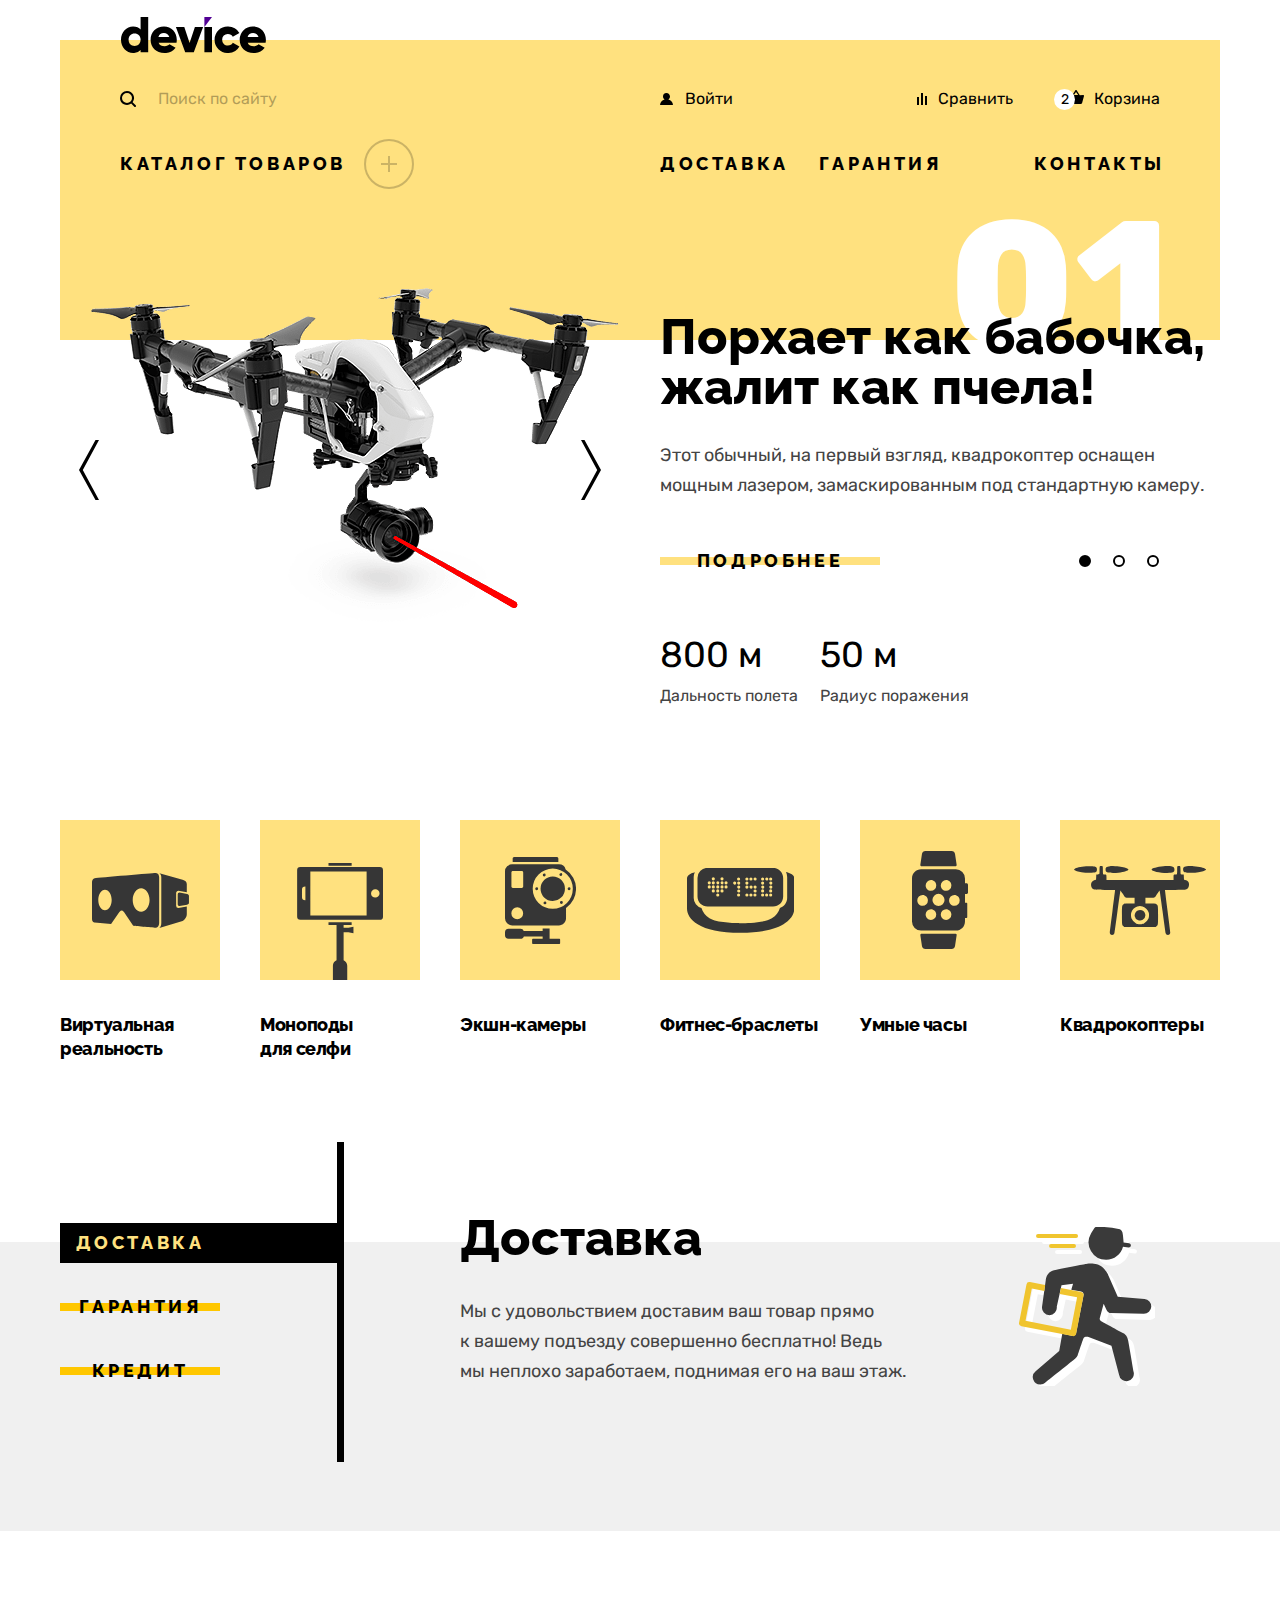
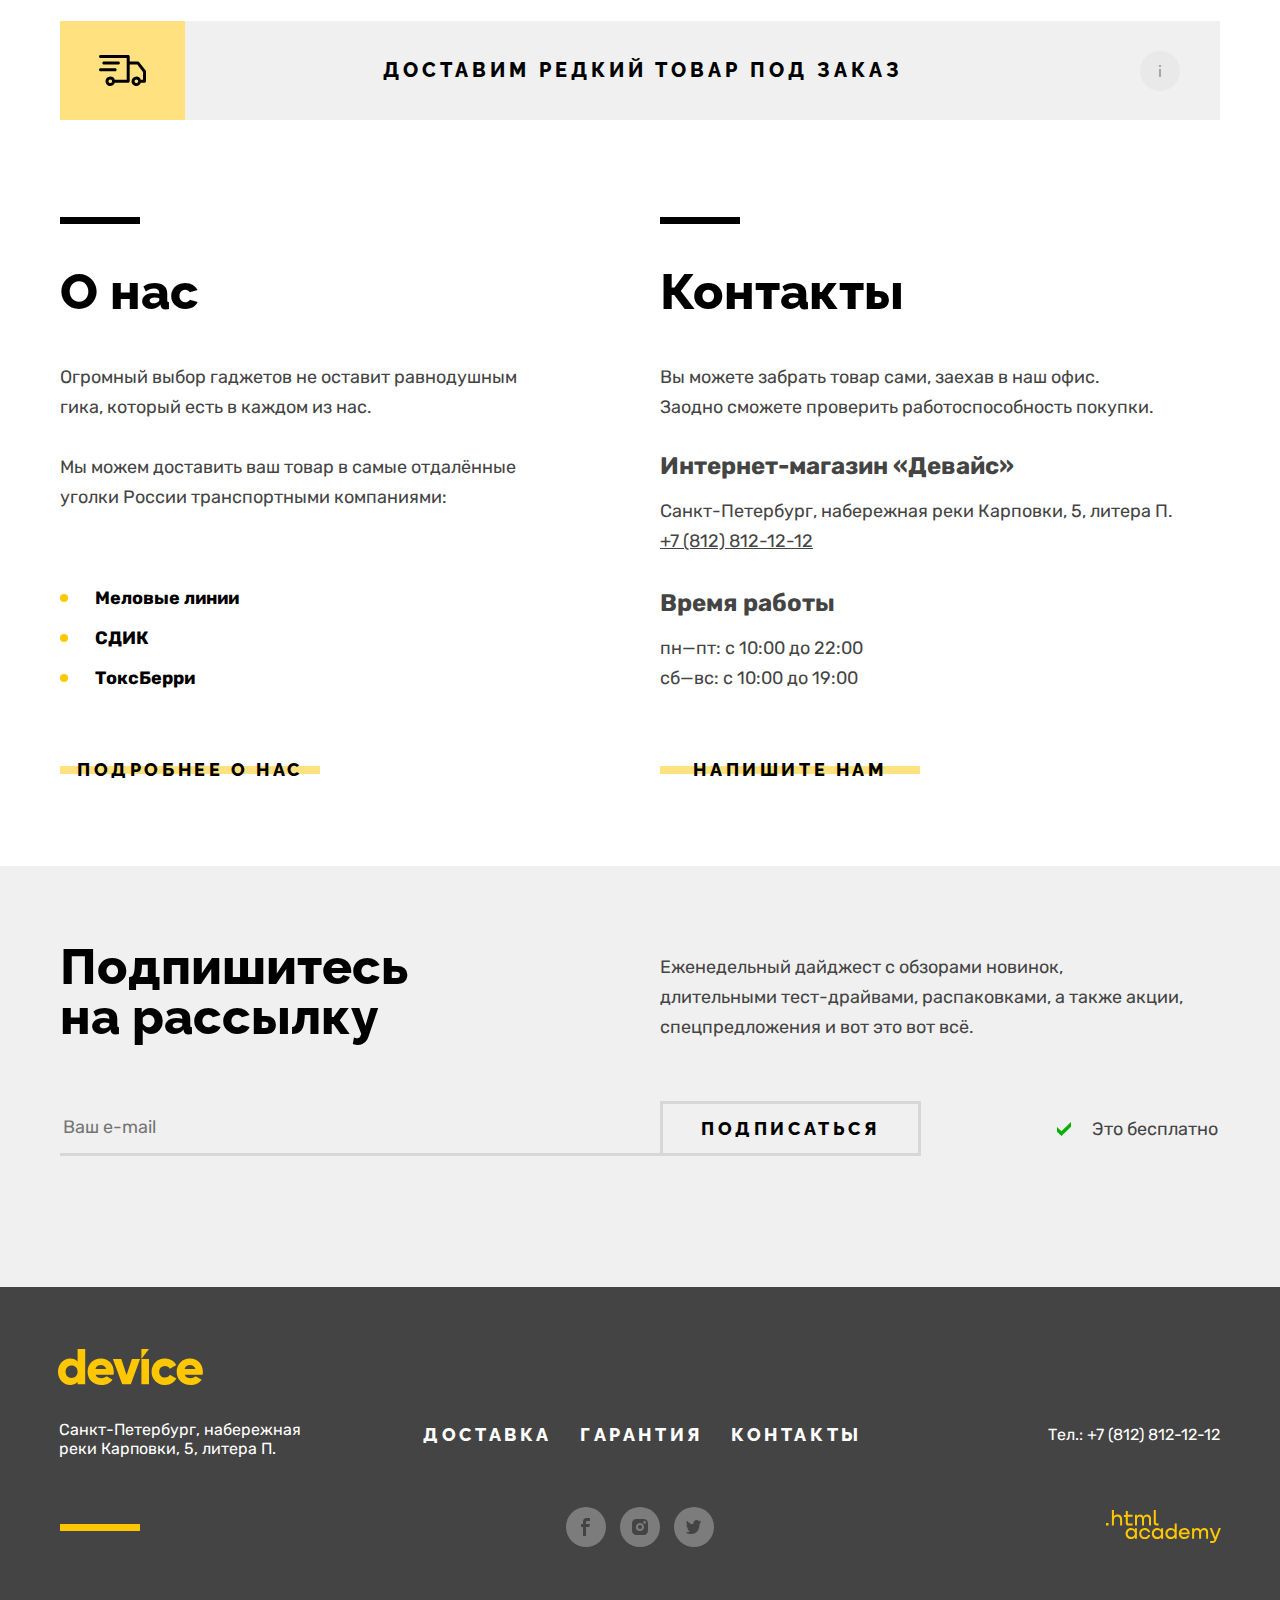
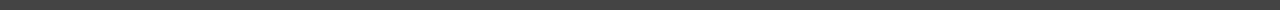
<file: index.html>
<!DOCTYPE html>
<html lang="ru">
  <head>
    <meta charset="utf-8">
    <title>HTML Academy: Девайс</title>
    <link rel="stylesheet" href="styles/styles.css">
    <link rel="icon" href="img/favicon.ico">
  </head>
  <body>
    <!-- Шапка -->
    <header class="page-header">

      <!-- Главный заголовок -->
      <h1 class="visually-hidden">Интернет-магазин "Девайс"</h1>
      <nav class="navigation">

        <!-- Логотип -->
        <div class="navigation-container">
          <img class="logo-link logo-header" src="img/logo/logo.svg" width="145" height="36" alt='Логотип интернет-магазина "Девайс"'>
        </div>

        <!-- Поиск по сайту -->
        <div class="navigation-container">
          <form class="search-form" action="https://echo.htmlacademy.ru/" method="get">
            <svg class="search-icon" aria-hidden="true" focusable="false" width="16" height="16" fill="#000" xmlns="http://www.w3.org/2000/svg">
              <path fill-rule="evenodd" clip-rule="evenodd" d="m15.7 14.3-3.1-3.1A7 7 0 0 0 7 0a7 7 0 0 0-7 7 7 7 0 0 0 11.2 5.6l3.1 3.1c.2.2.4.3.7.3.6 0 1-.4 1-1a1 1 0 0 0-.3-.7ZM2 7a5 5 0 0 1 5-5 5 5 0 0 1 5 5 5 5 0 0 1-5 5 5 5 0 0 1-5-5Z"/>
            </svg>
            <label class="visually-hidden" for="search-field">Поиск по сайту</label>
            <input class="search navigation-status" id="search-field" type="search" name="page-search" value="Поиск по сайту">
            <button class="search-button" type="submit">Найти</button>
          </form>

          <!-- Пользовательское меню -->
          <ul class="navigation-user list">
            <li class="navigation-user-item">
              <a class="navigation-user-link navigation-status" href="#"><span class="login">Войти</span></a>
            </li>
            <li class="navigation-user-item">
              <a class="navigation-user-link navigation-status" href="#"><span class="compare">Сравнить</span></a>
            </li>
            <li class="navigation-user-item">
              <a class="navigation-user-link navigation-status cart-link" href="#"><span class="cart">Корзина</span></a>

              <!-- Попап корзины -->
              <div class="popup popup-cart">
                <button class="popup-close-button button">
                  <span class="visually-hidden">Закрыть</span>
                </button>
                <div class="popup-content">
                  <h2 class="popup-title visually-hidden">Корзина</h2>
                  <ul class="cart-items-list list">
                    <li class="cart-item">
                      <a class="cart-item-link" href="#">
                        <span class="cart-item-icon monopod-1"></span>
                        <p class="cart-item-title">Любительская<br> селфи-палка</p>
                      </a>
                      <button class="cart-item-button button" type="button">
                        <svg class="delete-item" width="11" height="11" fill="#fff" xmlns="http://www.w3.org/2000/svg">
                          <path fill-rule="evenodd" clip-rule="evenodd" d="m11 1-1-1-4.5 4.5L1 0 0 1l4.5 4.5L0 10l1 1 4.5-4.5L10 11l1-1-4.5-4.5L11 1Z"/>
                        </svg>
                        <span class="visually-hidden">Удалить из корзины</span>
                      </button>
                    </li>
                    <li class="cart-item">
                      <a class="cart-item-link" href="#">
                        <span class="cart-item-icon monopod-2"></span>
                        <p class="cart-item-title">Профессиональная селфи-палка</p>
                      </a>
                      <button class="cart-item-button button" type="button">
                        <svg class="delete-item" width="11" height="11" fill="#fff" xmlns="http://www.w3.org/2000/svg">
                          <path fill-rule="evenodd" clip-rule="evenodd" d="m11 1-1-1-4.5 4.5L1 0 0 1l4.5 4.5L0 10l1 1 4.5-4.5L10 11l1-1-4.5-4.5L11 1Z"/>
                        </svg>
                        <span class="visually-hidden">Удалить из корзины</span>
                      </button>
                    </li>
                  </ul>
                  <div class="cart-items-total">
                    <p class="cart-items-number">Товаров: 2</p>
                    <p class="cart-items-price">Сумма: 2000 ₽</p>
                  </div>
                  <a class="cart-open-link button" href="#">Открыть корзину</a>
                </div>
              </div>
            </li>
          </ul>
        </div>

        <!-- Вложенное меню -->
        <div class="navigation-container">
          <div class="navigation-catalog-container">
            <button class="catalog-button" type="button">
              <span class="navigation-catalog-button">Каталог товаров</span>
              <span class="visually-hidden">Показать</span>
            </button>
            <ul class="navigation-catalog list">
              <li class="navigation-catalog-item vr-link">
                <a class="navigation-catalog-link navigation-status" href="catalog.html">Виртуальная реальность</a>
              </li>
              <li class="navigation-catalog-item monopod-link">
                <a class="navigation-catalog-link navigation-status" href="catalog.html">Моноподы для селфи</a>
              </li>
              <li class="navigation-catalog-item camera-link">
                <a class="navigation-catalog-link navigation-status" href="catalog.html">Экшн-камеры</a>
              </li>
              <li class="navigation-catalog-item bracelet-link">
                <a class="navigation-catalog-link navigation-status" href="catalog.html">Фитнес-браслеты</a>
              </li>
              <li class="navigation-catalog-item watch-link">
                <a class="navigation-catalog-link navigation-status" href="catalog.html">Умные часы</a>
              </li>
              <li class="navigation-catalog-item quadcopter-link">
                <a class="navigation-catalog-link navigation-status" href="catalog.html">Квадрокоптеры</a>
              </li>
            </ul>
          </div>

          <!-- Навигация по услугам -->
          <ul class="navigation-services list">
            <li class="navigation-item">
              <a class="navigation-link navigation-status" href="#">Доставка</a>
            </li>
            <li class="navigation-item">
              <a class="navigation-link navigation-status" href="#">Гарантия</a>
            </li>
            <li class="navigation-item">
              <a class="navigation-link navigation-status" href="#">Контакты</a>
            </li>
          </ul>
        </div>
      </nav>
    </header>

    <main class="main-container main-index">
      <section class="device-examples container">
        <h2 class="visually-hidden">Примеры товаров</h2>

        <!-- Навигация слайдера-->
        <div class="device-navigation-arrows">
          <button class="slider-prev" type="button"><span class="visually-hidden">Предыдущий товар</span></button>
          <button class="slider-next" type="button"><span class="visually-hidden">Следующий товар</span></button>
        </div>

        <!-- Слайдер -->
        <ol class="slider-pagination list">
          <li class="slider-item slider-item-current">
            <div class="slider-container">
              <h3 class="visually-hidden">Квадрокоптер</h3>
              <img class="slider-image" src="img/slider/quadcopter.png" width="560" height="560" alt="Квадрокоптер">
            </div>
            <div class="slider-container">
              <p class="device-number">01</p>
              <div class="slider-text">
                <p class="section-title device-motto">Порхает как бабочка, жалит как пчела!</p>
                <p class="device-description">Этот обычный, на первый взгляд, квадрокоптер оснащен
                  мощным лазером, замаскированным под стандартную камеру.</p>
                <a class="button yellow-button device-details" href="#">Подробнее</a>
                <dl class="device-table">
                  <dt class="device-table-key">Дальность полета</dt>
                  <dd class="device-table-value">800 м</dd>
                  <dt class="device-table-key">Радиус поражения</dt>
                  <dd class="device-table-value">50 м</dd>
                </dl>
              </div>
            </div>
          </li>
          <li class="slider-item">
            <div class="slider-container">
              <h3 class="visually-hidden">Фитнес-браслет</h3>
              <img class="slider-image" src="img/slider/bracelet.png" width="560" height="560" alt="Фитнес-браслет">
            </div>
            <div class="slider-container">
              <p class="device-number">02</p>
              <div class="slider-text">
                <p class="section-title device-motto">Худеем<br>правильно!</p>
                <p class="device-description">Мотивирующие фитнес-браслеты помогут найти в себе силы
                  не пропускать занятия и соблюдать диету.</p>
                <a class="button yellow-button device-details" href="#">Подробнее</a>
                <dl class="device-table">
                  <dt class="device-table-key">Без подзарядки</dt>
                  <dd class="device-table-value">48 часов</dd>
                </dl>
              </div>
            </div>
          </li>
          <li class="slider-item">
            <div class="slider-container">
              <h3 class="visually-hidden">Селфи-палка</h3>
              <img class="slider-image" src="img/slider/monopods.png" width="560" height="560" alt="Селфи-палка">
            </div>
            <div class="slider-container">
              <p class="device-number">03</p>
              <div class="slider-text">
                <p class="section-title device-motto">Делай селфи,<br>как Бен Стиллер!</p>
                <p class="device-description">Самая длинная палка для селфи доступна в нашем магазине.
                  Восемь (Восемь, Карл!) метров длиной и весом всего 5 кг.</p>
                <a class="button yellow-button device-details" href="#">Подробнее</a>
                <dl class="device-table">
                  <dt class="device-table-key">Длина палки</dt>
                  <dd class="device-table-value">8,5 м</dd>
                  <dt class="device-table-key">Вес палки</dt>
                  <dd class="device-table-value">5 кг</dd>
                  <dt class="device-table-key">Материал</dt>
                  <dd class="device-table-value">Карбон</dd>
                </dl>
              </div>
            </div>
          </li>
        </ol>

        <!-- Навигация слайдера -->
        <ol class="device-navigation-radio list">
          <li class="device-navigation-item">
            <button class="device-button-current"><span class="visually-hidden">Первый товар</span></button>
          </li>
          <li class="device-navigation-item">
            <button class="device-button"><span class="visually-hidden">Второй товар</span></button>
          </li>
          <li class="device-navigation-item">
            <button class="device-button"><span class="visually-hidden">Третий товар</span></button>
          </li>
        </ol>
      </section>

      <!-- Меню каталога с иконками -->
      <section class="catalog container">
        <h2 class="visually-hidden">Категории товаров</h2>
        <ul class="catalog-list list">
          <li class="catalog-item">
            <a class="catalog-link" href="catalog.html">
              <div class="catalog-icon-container">
                <svg class="catalog-icon" aria-hidden="true" focusable="false" width="97" height="55" fill="none" xmlns="http://www.w3.org/2000/svg">
                  <path fill-rule="evenodd" clip-rule="evenodd" d="M84.13 32.64V20c0-1.3 1.05-2.37 2.34-2.37l8.32
                1.58v-8.19c0-2.36-1.7-3.43-4.2-4.27L67.4.17c1.62 1.4 1.9 2.04 1.9 4.4v45.21c0 2.36-.46 4.07-1.97
                5.21l23.26-7.07c2.4-.83 4.2-4.21 4.2-6.57v-7.91l-8.32 1.57a2.35 2.35 0 0 1-2.34-2.37Z"/>
                  <path fill-rule="evenodd" clip-rule="evenodd" d="m95.13 20.98-7.6-1.45c-1 0-1.82.83-1.82 1.86v9.86c0 1.03.81 1.86 1.82 1.86l7.6-1.43c1.15-.42
                1.82-.83 1.82-1.86v-6.99c0-1.02-.76-1.5-1.82-1.85ZM67.17 4.48c0-5.08-4.23-4.46-4.23-4.46S5.84 4.74
                2.84 5.14C-.16 5.55 0 9.54 0 9.54V45.8c0 3.74 2.6 3.75 2.6 3.75l16.48 1.4L27.2 39.3s1.11-1.83 2.5-1.83c1.4
                0 2.44 1.86 2.44 1.86l9.06 13.52s18.9 1.91 22.52 1.91c3.63 0 3.44-5.02 3.44-5.02V4.48ZM12.98 37.2c-3.7
                0-6.7-4.6-6.7-10.27 0-5.68 3-10.28 6.7-10.28s6.7 4.6 6.7 10.28c0 5.67-3 10.27-6.7 10.27Zm36.16 1.43c-4.66
                0-8.44-5.24-8.44-11.7 0-6.47 3.78-11.7 8.44-11.7s8.44 5.23 8.44 11.7c0 6.46-3.78 11.7-8.44 11.7Z"/>
                </svg>
              </div>
              Виртуальная реальность
            </a>
          </li>
          <li class="catalog-item">
            <a class="catalog-link icon-monopod" href="catalog.html">
              <div class="catalog-icon-container">
                <svg class="catalog-icon monopod-icon" aria-hidden="true" focusable="false" width="86" height="117" fill="none" xmlns="http://www.w3.org/2000/svg">
                  <path fill-rule="evenodd" clip-rule="evenodd" d="M82.82 4.01H3.33A3.19 3.19 0 0 0 .14 7.2V53.6a3.19
                  3.19 0 0 0 3.19 3.2h79.5A3.19 3.19 0 0 0 86 53.6V7.2A3.19 3.19 0 0 0 82.82 4ZM8.4 37.24h-.22a3.19
                  3.19 0 0 1-3.2-3.2v-7.28a3.19 3.19 0 0 1 3.2-3.18h.22v13.66ZM69.62 52.4H13.34v-44h56.28v44Zm8.78-17.86a4.15
                  4.15 0 1 1 0-8.29 4.15 4.15 0 0 1 0 8.3ZM54.65 0H31.5v2.76h23.15V0ZM46.6 64.86V61.9h8.05v-2.76H31.5v2.76h8.04v35.24a6.07
                  6.07 0 0 0-3.63 5.56V117h14.33v-14.3c0-2.5-1.5-4.63-3.63-5.56v-28h4.8l5.04 1.22v-6.71l-5.05 1.21h-4.8Z"/>
                </svg>
              </div>
              Моноподы<br> для селфи
            </a>
          </li>
          <li class="catalog-item">
            <a class="catalog-link icon-camera" href="catalog.html">
              <div class="catalog-icon-container">
                <svg class="catalog-icon" aria-hidden="true" focusable="false" width="71" height="87" fill="none" xmlns="http://www.w3.org/2000/svg">
                  <path fill-rule="evenodd" clip-rule="evenodd" d="M53.35 1.49c0-.74-.58-1.49-1.31-1.49H9.05c-.73
                  0-1.38.75-1.38 1.49v3.52h45.68V1.5ZM54.2 81.8h-9.6V71.44h-6.95v2.5H18.77a3.49 3.49 0 0 0-3.18-2.15H3.56A3.59
                  3.59 0 0 0 0 75.31v3.02a3.55 3.55 0 0 0 3.56 3.48h12.03c1.52 0 2.8-.9 3.27-2.33h18.79v2.33h-9.52c-.53
                  0-1.01.44-1.01.97v3.17c0 .54.48 1.05 1.01 1.05H54.2c.53 0 .93-.51.93-1.05v-3.17c0-.53-.4-.97-.93-.97ZM60.67
                  12.39a7.04 7.04 0 0 0-6.77-5.05H7.15A7.1 7.1 0 0 0 0 14.36v46.9a7.18 7.18 0 0 0 7.15 7.12h46.74c3.9 0 7.13-3.2
                  7.13-7.12V50.92a23.3 23.3 0 0 0-.36-38.52ZM12.24 62.15a5.91 5.91 0 1 1 .02-11.82 5.91 5.91 0 0 1-.02
                  11.82Zm5.96-32.6c0 .78-.64 1.42-1.42 1.42H7.84c-.78 0-1.42-.64-1.42-1.42V15.39c0-.79.64-1.43
                  1.42-1.43h8.94c.78 0 1.42.64 1.42 1.43v14.16Zm29.56 22.3a20.1 20.1 0 0 1-20.05-20.12 20.1 20.1 0 0
                  1 20.05-20.12 20.1 20.1 0 0 1 20.06 20.13 20.1 20.1 0 0 1-20.06 20.12Z"/>
                  <path fill-rule="evenodd" clip-rule="evenodd" d="M47.76 43.96a12.2 12.2 0 0 0 12.19-12.23 12.2 12.2
                  0 0 0-12.19-12.22 12.2 12.2 0 0 0-12.19 12.22 12.2 12.2 0 0 0 12.2 12.23ZM31.56 33.17a1.44 1.44 0 1 0
                  0-2.87 1.44 1.44 0 0 0 0 2.87ZM63.96 33.17a1.44 1.44 0 1 0 0-2.87 1.44 1.44 0 0 0 0 2.87ZM39.1 19.43a1.44
                  1.44 0 1 0 0-2.87 1.44 1.44 0 0 0 0 2.87ZM56.41 46.91a1.43 1.43 0 1 0 0-2.86 1.43 1.43 0 0 0 0 2.86ZM55.7
                  19a1.44 1.44 0 1 0 0-2.87 1.44 1.44 0 0 0 0 2.87ZM39.83 47.34a1.44 1.44 0 1 0 0-2.87 1.44 1.44 0 0 0 0 2.87Z"/>
                </svg>
              </div>
              Экшн-камеры
            </a>
          </li>
          <li class="catalog-item">
            <a class="catalog-link icon-bracelet" href="catalog.html">
              <div class="catalog-icon-container">
                <svg class="catalog-icon" aria-hidden="true" focusable="false" width="107" height="65" fill="none" xmlns="http://www.w3.org/2000/svg">
                  <path fill-rule="evenodd" clip-rule="evenodd" d="M98.97 4.07a10.4 10.4 0 0 1 1.2 4.82V30c0
                  4.62-3.09 8.53-7.24 9.9-1.33 4-3.78 7.86-8.05 10.44-8.68 5.23-31.12 4.83-31.2 4.83-.08 0-22.51.4-31.19-4.83a18.73
                  18.73 0 0 1-8.04-10.28 10.5 10.5 0 0 1-7.76-10.06V8.9c0-1.69.43-3.28 1.14-4.69C4.17 5.1 0 6.92 0 10.43v29.99c0
                  10.25 11.84 24.43 53.66 24.43 41.82 0 53.65-14.18 53.65-24.43V10.43c0-3.68-4.57-5.49-8.34-6.36Z"/>
                  <path fill-rule="evenodd" clip-rule="evenodd" d="M20.56 38.46h65.52c5.57 0 10.08-4.51
                  10.08-10.08V9.93c0-5.56-4.51-10.07-10.08-10.07H20.56A10.08 10.08 0 0 0 10.5 9.93v18.45c0 5.57
                  4.5 10.08 10.07 10.08Zm63.13-29a1.57 1.57 0 1 1 0 3.15 1.57 1.57 0 0 1 0-3.14Zm0 4.05a1.57 1.57 0 1 1
                  0 3.13 1.57 1.57 0 0 1 0-3.13Zm0 4.04a1.57 1.57 0 1 1 0 3.13 1.57 1.57 0 0 1 0-3.13Zm0 3.82a1.57 1.57
                  0 1 1 0 3.14 1.57 1.57 0 0 1 0-3.14Zm0 4.04a1.57 1.57 0 1 1 0 3.14 1.57 1.57 0 0 1 0-3.14ZM79.66 9.47a1.57
                  1.57 0 1 1 0 3.13 1.57 1.57 0 0 1 0-3.13Zm0 15.94a1.57 1.57 0 1 1 0 3.14 1.57 1.57 0 0 1 0-3.14ZM75.62
                  9.47a1.57 1.57 0 1 1 0 3.14 1.57 1.57 0 0 1 0-3.14Zm0 4.04a1.57 1.57 0 1 1 0 3.14 1.57 1.57 0 0 1 0-3.14Zm0
                  4.04a1.57 1.57 0 1 1 0 3.13 1.57 1.57 0 0 1 0-3.13Zm0 3.82a1.57 1.57 0 1 1 0 3.14 1.57 1.57 0 0 1 0-3.14Zm0
                  4.04a1.57 1.57 0 1 1 0 3.14 1.57 1.57 0 0 1 0-3.14ZM67.96 9.47a1.57 1.57 0 1 1 0 3.13 1.57 1.57 0 0 1 0-3.13Zm0
                  8.08a1.57 1.57 0 1 1 0 3.13 1.57 1.57 0 0 1 0-3.13Zm0 3.88a1.57 1.57 0 1 1 0 3.13 1.57 1.57 0 0 1 0-3.13Zm0
                  3.98a1.57 1.57 0 1 1 0 3.14 1.57 1.57 0 0 1 0-3.14ZM63.94 9.47a1.57 1.57 0 1 1 0 3.14 1.57 1.57 0 0 1 0-3.14Zm0
                  8.08a1.57 1.57 0 1 1 0 3.13 1.57 1.57 0 0 1 0-3.13Zm0 7.86a1.57 1.57 0 1 1 0 3.14 1.57 1.57 0 0 1 0-3.14ZM59.89
                  9.47a1.57 1.57 0 1 1 0 3.14 1.57 1.57 0 0 1 0-3.14Zm0 4.04a1.57 1.57 0 1 1 0 3.14 1.57 1.57 0 0 1 0-3.14Zm0
                  4.04a1.57 1.57 0 1 1 0 3.14 1.57 1.57 0 0 1 0-3.14Zm0 7.86a1.57 1.57 0 1 1 0 3.14 1.57 1.57 0 0 1
                  0-3.14Zm-8.3-15.94a1.57 1.57 0 1 1 0 3.14 1.57 1.57 0 0 1 0-3.14Zm0 4.04a1.57 1.57 0 1 1 0 3.13 1.57
                  1.57 0 0 1 0-3.13Zm0 4.04a1.57 1.57 0 1 1 0 3.13 1.57 1.57 0 0 1 0-3.13Zm0 3.88a1.57 1.57 0 1 1 .01
                  3.13 1.57 1.57 0 0 1 0-3.13Zm0 3.98a1.57 1.57 0 1 1 0 3.14 1.57 1.57 0 0 1 0-3.14Zm-4.03-11.9a1.57 1.57
                  0 1 1 0 3.13 1.57 1.57 0 0 1 0-3.13Zm-8.5-.21a1.57 1.57 0 1 1 0 3.14 1.57 1.57 0 0 1 0-3.15Zm0 4.03a1.57
                  1.57 0 1 1 0 3.14 1.57 1.57 0 0 1 0-3.14Zm-4.04-8.08a1.57 1.57 0 1 1 0 3.14 1.57 1.57 0 0 1 0-3.14Zm0
                  4.04a1.57 1.57 0 1 1 0 3.14 1.57 1.57 0 0 1 0-3.13Zm0 4.04a1.57 1.57 0 1 1 0 3.14 1.57 1.57 0 0 1
                  0-3.14Zm0 4.04a1.57 1.57 0 1 1 0 3.14 1.57 1.57 0 0 1 0-3.14Zm-4.26-8.08a1.57 1.57 0 1 1 0 3.14 1.57
                  1.57 0 0 1 0-3.13Zm0 4.04a1.57 1.57 0 1 1 0 3.14 1.57 1.57 0 0 1 0-3.14Zm0 4.04a1.57 1.57 0 1 1 0 3.14
                  1.57 1.57 0 0 1 0-3.14Zm0 4.04a1.57 1.57 0 1 1 0 3.14 1.57 1.57 0 0 1 0-3.14ZM26.3 9.25a1.57 1.57
                  0 1 1 0 3.15 1.57 1.57 0 0 1 0-3.15Zm0 4.04a1.57 1.57 0 1 1 0 3.15 1.57 1.57 0 0 1 0-3.15Zm0 4.04a1.57
                  1.57 0 1 1 0 3.14 1.57 1.57 0 0 1 0-3.14Zm0 4.04a1.57 1.57 0 1 1 0 3.15 1.57 1.57 0 0 1 0-3.15Zm-4.04-8.08a1.57
                  1.57 0 1 1 0 3.15 1.57 1.57 0 0 1 0-3.15Zm0 4.04a1.57 1.57 0 1 1 0 3.14 1.57 1.57 0 0 1 0-3.14Z"/>
                </svg>
              </div>
              Фитнес-браслеты
            </a>
          </li>
          <li class="catalog-item">
            <a class="catalog-link icon-watch" href="catalog.html">
              <div class="catalog-icon-container">
                <svg class="catalog-icon" aria-hidden="true" focusable="false" width="56" height="98" fill="none" xmlns="http://www.w3.org/2000/svg">
                  <path fill-rule="evenodd" clip-rule="evenodd" d="M54.5 32.2h-1.52v-4.64a9.16 9.16 0 0 0-9.08-9.19H9.08c-5
                  0-9.08 4.13-9.08 9.19v42.86a9.16 9.16 0 0 0 9.08 9.19H43.9c5 0 9.08-4.13 9.08-9.19v-3.41h1.52c.41
                  0 .75-.34.75-.76V52.47a.76.76 0 0 0-.76-.77h-1.51v-8.79h1.52c.83 0 1.5-.68 1.5-1.53v-7.65c0-.84-.67-1.53-1.5-1.53Zm-20.42-3.11c2.93
                  0 5.3 2.4 5.3 5.36a5.33 5.33 0 0 1-5.3 5.35c-2.92 0-5.3-2.4-5.3-5.35a5.33 5.33 0 0 1 5.3-5.36Zm-15.13
                  0c2.92 0 5.3 2.4 5.3 5.36a5.33 5.33 0 0 1-5.3 5.35c-2.93 0-5.3-2.4-5.3-5.35a5.33 5.33 0 0 1 5.3-5.36ZM5.3
                  49.39a5.33 5.33 0 0 1 5.3-5.35c2.92 0 5.3 2.4 5.3 5.36a5.33 5.33 0 0 1-5.3 5.36c-2.93 0-5.3-2.4-5.3-5.36Zm13.64
                  19.5c-2.92 0-5.3-2.4-5.3-5.35a5.33 5.33 0 0 1 5.3-5.36c2.93 0 5.3 2.4 5.3 5.36a5.33 5.33 0 0 1-5.3
                  5.35Zm1.5-19.9a6.09 6.09 0 0 1 6.05-6.12 6.09 6.09 0 0 1 6.06 6.12 6.09 6.09 0 0 1-6.06 6.13 6.1 6.1 0
                  0 1-6.05-6.13Zm13.64 19.9c-2.92 0-5.3-2.4-5.3-5.35a5.33 5.33 0 0 1 5.3-5.36c2.93 0 5.3 2.4 5.3 5.36a5.33
                  5.33 0 0 1-5.3 5.35Zm8.3-14.13c-2.92 0-5.3-2.4-5.3-5.36a5.33 5.33 0 0 1 5.3-5.36c2.93 0 5.3 2.4 5.3 5.36a5.33
                  5.33 0 0 1-5.3 5.36ZM9.65 15.31h33.68c.85 0 1.44-.68 1.3-1.51l-1.6-10.77A3.68 3.68 0 0 0 39.5 0H13.47a3.68 3.68 0
                  0 0-3.51 3.03L8.34 13.8c-.12.83.46 1.51 1.3 1.51ZM43.33 82.67H9.65c-.85 0-1.43.68-1.3 1.52l1.6 10.76a3.68 3.68 0 0
                  0 3.52 3.03h26.04a3.68 3.68 0 0 0 3.51-3.02l1.62-10.77a1.28 1.28 0 0 0-1.3-1.52Z"/>
                </svg>
              </div>
              Умные часы
            </a>
          </li>
          <li class="catalog-item">
            <a class="catalog-link icon-quadcopter" href="catalog.html">
              <div class="catalog-icon-container">
                <svg class="catalog-icon" aria-hidden="true" focusable="false" width="132" height="69" fill="none" xmlns="http://www.w3.org/2000/svg">
                  <path fill-rule="evenodd" clip-rule="evenodd" d="M12.05.26C6.51.75 1.84 1.86.58 2.93c-.73.62-.73.62-.24 1.16C1 4.8 4.06
                  5.73 7.6 6.32c4 .67 12.51.7 13.72.05 1.22-.66 1.63-1.41 1.63-2.98 0-1.62-.62-2.41-2.22-2.85C19.27.15 14.94 0
                  12.05.26ZM25.77.49c-.13.28-.25 2.1-.25 4.11 0 4.06.15 3.78-2.2 3.93l-1.03.08-.25 5.09-1.2.28c-2.57.67-3.99
                  2.6-3.78 5.3.13 1.92 1.03 3.34 2.58 4.08 1.1.52 1.47.54 11.24.54 5.55 0 10.14.08 10.19.18.05.13-1.1 9.4-2.58
                  20.64-1.44 11.23-2.68 21-2.7 21.67C35.72 68 36.6 69 38.12 69c1.24 0 2.01-.64 2.32-1.9.13-.52 1.5-10.34
                  3.02-21.83a727.78 727.78 0 0 1 2.94-20.86c.1 0 1.08 1.4 2.2 3.13 2.93 4.63 2.4 4.32 7.63 4.32h4.36v5.63l-5.14.08c-4.72.07-5.2.12-5.88.61-1.57
                  1.16-1.62 1.42-1.62 10.98 0 9.53.02 9.79 1.52 11.05l.85.7H81.7l.85-.7c1.5-1.26 1.52-1.52 1.52-11.05
                  0-9.56-.05-9.82-1.63-10.98-.67-.49-1.16-.54-5.88-.61l-5.13-.08v-5.63h4.36c5.23 0 4.7.3 7.63-4.32a25.53 25.53 0 0
                  1 2.2-3.13c.07 0 1.42 9.4 2.94 20.86 1.52 11.5 2.89 21.31 3.01 21.83.31 1.26 1.09 1.9 2.33 1.9 1.52 0
                  2.4-1 2.34-2.62-.02-.67-1.26-10.44-2.7-21.67a902.33 902.33 0 0 1-2.58-20.64c.05-.1 4.64-.18 10.19-.18 9.77
                  0 10.13-.02 11.24-.54 1.55-.74 2.45-2.16 2.58-4.08a4.75 4.75 0 0 0-3.8-5.3L110 13.7l-.26-5.09-1.03-.08c-2.34-.15-2.2.13-2.2-3.93
                  0-2-.12-3.83-.25-4.11-.2-.36-.54-.49-1.37-.49-.61 0-1.23.13-1.42.3-.2.21-.3 1.47-.3 3.94 0 2.47-.1 3.73-.31 3.93-.18.18-.9.31-1.65.31-1.63 0-1.66.05-1.66
                  3.11v2.29H32.48v-2.29c0-3.06-.02-3.1-1.65-3.1-.75 0-1.47-.14-1.65-.32-.2-.2-.31-1.46-.31-3.93s-.1-3.73-.3-3.93C28.37.13
                  27.75 0 27.13 0c-.82 0-1.16.13-1.37.49ZM68.62 40.6c2.89.9 5.39 3.4 6.16 6.17.44 1.54.31 4.21-.28 5.78a10.23 10.23 0 0
                  1-4.57 4.94c-1.29.64-1.75.71-3.92.71-2.16 0-2.63-.07-3.92-.71a10.22 10.22 0 0 1-4.56-4.94c-.6-1.57-.73-4.24-.29-5.78a9.58
                  9.58 0 0 1 6.06-6.17 7.56 7.56 0 0 1 5.32 0Z"/>
                  <path fill-rule="evenodd" clip-rule="evenodd" d="M63.8 44.44c-2.04.92-3.51 3.65-3.07 5.73a5.43 5.43 0 0 0
                  8 3.7 5.3 5.3 0 0 0 2.44-5.78 5.38 5.38 0 0 0-5.16-4.14c-.64 0-1.62.23-2.22.49ZM36.1.15c-3.93.67-4.52 1.14-4.52 3.45
                  0 1.82.46 2.41 2.27 2.95 1.55.47 7.17.52 10.5.13 6.86-.82 11.32-2.54 9.7-3.75-1.27-.9-4.9-1.88-9.06-2.39-2.47-.3-8-.54-8.9-.39ZM89.48.26c-6.31.59-11.86
                  2.08-11.86 3.18 0 1.73 7.84 3.47 15.63 3.5 5.8 0 7.2-.64 7.2-3.34 0-1.83-.62-2.62-2.38-3.09C96.42.11 92.4 0 89.48.26ZM112.78.28c-1.78.23-3.02.77-3.43
                  1.5-.4.76-.31 2.9.15 3.57.93 1.3 1.65 1.46 7.07 1.46 3.66 0 5.8-.13 7.87-.49 3.53-.59 6.6-1.51 7.24-2.23.5-.54.5-.54-.23-1.16-1.34-1.13-5.96-2.18-11.92-2.67-3.48-.29-4.48-.29-6.75.02Z"/>
                </svg>
              </div>
              Квадрокоптеры
            </a>
          </li>
        </ul>
      </section>

      <!-- Табы -->
      <section class="services">
        <h2 class="visually-hidden">Услуги</h2>
        <div class="tabs-container container">
          <ol class="navigation-tabs list">
            <li class="navigation-tabs-item">
              <a class="button navigation-tabs-link-current" href="#">Доставка</a>
            </li>
            <li class="navigation-tabs-item">
              <a class="button navigation-tabs-link" href="#">Гарантия</a>
            </li>
            <li class="navigation-tabs-item">
              <a class="button navigation-tabs-link" href="#">Кредит</a>
            </li>
          </ol>
          <ol class="navigation-tabs list">
            <li class="current-tab tabs-item tab-delivery">
              <h3 class="tab-title section-title">Доставка</h3>
              <p class="tab-text">Мы с удовольствием доставим ваш товар прямо<br>
                к вашему подъезду совершенно бесплатно! Ведь<br>
                мы неплохо заработаем, поднимая его на ваш этаж.</p>
            </li>
            <li class="tabs-item tab-guarantee">
              <h3 class="tab-title section-title">Гарантия</h3>
              <p class="tab-text">Если из-за возгорания купленного у нас товара у вас
                сгорит дом — не переживайте, мы выдадим вам новый.
                Товар, не дом, конечно же.</p>
            </li>
            <li class="tabs-item tab-credit">
              <h3 class="tab-title section-title">Кредит</h3>
              <p class="tab-text">Залезть в долговую яму стало проще! Кредитные
                консультанты подберут для вас наиболее выгодные
                условия кредита. Выгодные для банка, разумеется.</p>
            </li>
          </ol>
        </div>
      </section>

      <!-- Доставка редких товаров -->
      <section class="special-delivery container">
        <h2 class="visually-hidden">Доставка редких товаров</h2>
        <a class="special-delivery-link" href="#">
          <div class="special-delivery-container">
            <svg class="special-delivery-icon" aria-hidden="true" focusable="false" width="47" height="31" fill="none" xmlns="http://www.w3.org/2000/svg">
              <path fill-rule="evenodd" clip-rule="evenodd" d="m46.7 15.4-6.5-8.2c-.3-.4-.7-.6-1.2-.6h-8.3V1.5C30.7.7 30 0 29.2 0H1.5C.7 0 0 .7
              0 1.5S.7 3 1.5 3h26.2V24.7H15.8a4.7 4.7 0 0 0-4.5-3.3 4.9 4.9 0 0 0-4.8 4.8c0 2.6 2.2 4.8 4.8 4.8 2.1 0
              3.9-1.4 4.5-3.3h13.4c.8 0 1.5-.7 1.5-1.5V9.6h7.6l5.7 7.3v7.9h-2.2a4.7 4.7 0 0 0-4.5-3.3 4.9 4.9 0 0 0-4.8
              4.8c0 2.6 2.1 4.8 4.8 4.8 2.1 0 3.9-1.4 4.5-3.3h3.7c.8 0 1.5-.7 1.5-1.5v-9.9c0-.4-.1-.7-.3-1ZM11.3 28c-1
              0-1.8-.8-1.8-1.8s.8-1.8 1.8-1.8 1.8.8 1.8 1.8-.9 1.8-1.8 1.8Zm26.1 0c-1 0-1.8-.8-1.8-1.8s.8-1.8 1.8-1.8 1.8.8
              1.8 1.8-.9 1.8-1.8 1.8Z"/>
              <path fill-rule="evenodd" clip-rule="evenodd" d="M19.4 9.6c.8 0 1.5-.7 1.5-1.5s-.7-1.5-1.5-1.5H4.8c-.8 0-1.5.7-1.5
              1.5S4 9.6 4.8 9.6h14.6ZM17.7 14.7c0-.8-.7-1.5-1.5-1.5H1.5c-.8 0-1.5.7-1.5 1.5s.7 1.5 1.5 1.5h14.7c.8 0 1.5-.7 1.5-1.5Z"/>
            </svg>
          </div>
          <span class="special-delivery-text">Доставим редкий товар под заказ</span>
          <div class="info-container">
            <span class="special-delivery-info"><span class="visually-hidden">Посмотреть дополнительную информацию</span></span>
          </div>
        </a>
      </section>

      <!-- Контакты -->
      <section class="contacts container">
        <div class="contacts-block">
          <h2 class="contacts-title section-title">О нас</h2>
          <p class="contacts-text">
            Огромный выбор гаджетов не оставит равнодушным
            гика, который есть в каждом из нас.
          </p>
          <p class="contacts-text">
            Мы можем доставить ваш товар в самые отдалённые
            уголки России транспортными компаниями:
          </p>
          <ul class="about-us-list">
            <li class="about-us-item">Меловые линии</li>
            <li class="about-us-item">СДИК</li>
            <li class="about-us-item">ТоксБерри</li>
          </ul>
          <a class="button yellow-button about-us-button" href="#">Подробнее о нас</a>
        </div>
        <div class="contacts-block">
          <div class="contacts-content">
            <h2 class="contacts-title section-title">Контакты</h2>
            <p class="contacts-text">
              Вы можете забрать товар сами, заехав в наш офис.<br>
              Заодно сможете проверить работоспособность покупки.
            </p>
            <h3 class="contacts-subtitle">Интернет-магазин «Девайс»</h3>
            <address class="contacts-address">
              <p class="contacts-text">
                Санкт-Петербург, набережная реки Карповки, 5, литера П.<br>
                <a class="phone" href="tel:88121212">+7 (812) 812-12-12</a>
              </p>
            </address>
            <h3 class="contacts-subtitle">Время работы</h3>
            <ul class="contacts-text list">
              <li class="schedule-item">пн—пт: с 10:00 до 22:00</li>
              <li class="schedule-item">сб—вс: с 10:00 до 19:00</li>
            </ul>
          </div>
          <a class="button yellow-button contacts-button" href="#">Напишите нам</a>
        </div>
      </section>

      <!-- Рассылка -->
      <section class="mailing">
        <h2 class="visually-hidden">Рассылка</h2>
        <div class="mailing-container container">
          <p class="section-title">Подпишитесь<br> на рассылку</p>
          <p class="mailing-text">Еженедельный дайджест с обзорами новинок,<br>
            длительными тест-драйвами, распаковками, а также акции, спецпредложения и вот это вот всё.</p>

          <!-- Форма для оформления подписки -->
          <!-- Ошибка: subscription-error -->
          <form class="mailing-form" action="https://echo.htmlacademy.ru/" method="post">
            <label class="visually-hidden" for="email">Ввести электронную почту</label>
            <input class="subscription-input" id="email" type="email" placeholder="Ваш e-mail">
            <button class="subscription-button" type="submit"><span class="button subscribe">Подписаться</span></button>
          </form>
          <span class="free">Это бесплатно</span>
        </div>
      </section>
    </main>

    <!-- Подвал -->
    <footer class="page-footer">
      <div class="footer-container">

        <!-- Логотип -->
        <img class="logo-footer" src="img/logo/footer-logo.svg" width="145" height="36" alt='Логотип интернет-магазина "Девайс"'>

        <!-- Навигация по услугам -->
        <div class="navigation-footer-container">
          <ul class="navigation-footer list">
            <li class="navigation-footer-item">
              <a class="footer-link" href="#">Доставка</a>
            </li>
            <li class="navigation-footer-item">
              <a class="footer-link" href="#">Гарантия</a>
            </li>
            <li class="navigation-footer-item">
              <a class="footer-link" href="#">Контакты</a>
            </li>
          </ul>

          <!-- Соц. сети -->
          <ul class="navigation-footer list">
            <li class="social-media-item">
              <a class="social-media-link" href="https://www.facebook.com/htmlacademy">
                <span class="visually-hidden">Фейсбук</span>
                <svg class="social-media-icon" aria-hidden="true" focusable="false" width="9" height="18" fill="none" xmlns="http://www.w3.org/2000/svg">
                  <path fill-rule="evenodd" clip-rule="evenodd" d="M6.5 3H9V0H5.6C2.8 0 2 1.7 2 4.2V6H0v3h2v9h3V9h3.3l.6-3H5V4.5C5 3.7 5.3 3 6.5 3Z"/>
                </svg>
              </a>
            </li>
            <li class="social-media-item">
              <a class="social-media-link" href="https://www.instagram.com/htmlacademy/">
                <span class="visually-hidden">Инстаграм</span>
                <svg class="social-media-icon" aria-hidden="true" focusable="false" width="16" height="16" fill="none" xmlns="http://www.w3.org/2000/svg">
                  <path fill-rule="evenodd" clip-rule="evenodd" d="M8 10a2 2 0 1 0 0-4 2 2 0 0 0 0 4Z"/>
                  <path fill-rule="evenodd" clip-rule="evenodd" d="M14.7 1.3c-.9-.9-2-1.3-3.4-1.3H4.7A4.5 4.5 0 0 0 0 4.7v6.6c0 1.4.4 2.6 1.4 3.4.9.9 2 1.3 3.3
                  1.3h6.6c1.4 0 2.6-.4 3.4-1.3a5 5 0 0 0 1.3-3.4V4.7c0-1.4-.4-2.6-1.3-3.4ZM8 12.1A4.1 4.1 0 0 1 3.9
                  8c0-2.3 1.9-4.1 4.1-4.1 2.2 0 4.1 1.8 4.1 4.1s-1.9 4.1-4.1 4.1Zm4.6-7.4c-.7 0-1.3-.5-1.3-1.3s.5-1.3 1.3-1.3c.7
                  0 1.3.6 1.3 1.3 0 .7-.6 1.3-1.3 1.3Z"/>
                </svg>
              </a>
            </li>
            <li class="social-media-item">
              <a class="social-media-link" href="https://www.twitter.com/htmlacademy_ru">
                <span class="visually-hidden">Твиттер</span>
                <svg class="social-media-icon" aria-hidden="true" focusable="false" width="15" height="14" fill="none" xmlns="http://www.w3.org/2000/svg">
                  <path fill-rule="evenodd" clip-rule="evenodd" d="M9.7.1c1.5-.5 2.6.3 3.2 1.1.5-.2 1.1-.4 1.7-.6 0 .8-.5 1.4-.8 1.6.7.2 1.2-.4 1.2-.4-.1.9-.9
                  1.7-1.4 1.9-.2 6.3-2.8 10.4-8.9 10.3h-.4C4 14 .6 13.6 0 12.2c2 .2 3.4-.4 4.1-1.1-.8-.3-2.4-.4-2.6-2.8.3.2.5.3
                  1.1.2C1.5 7.7.3 7 .4 5c.3.3.9.5 1.2.4C1 5.2-.2 2.3.8.8c1.6 1.7 3.3 3.4 6.3 3.5.2-2.1 1-3.5 2.6-4.2Z"/>
                </svg>
              </a>
            </li>
          </ul>
        </div>

        <!-- Контакты -->
        <address class="contacts-footer-address">
          <p class="contacts-footer-text">Санкт-Петербург, набережная<br>
            реки Карповки, 5, литера П.</p>
        </address>
        <address class="contacts-footer-phone">
          <a class="contacts-footer-text footer-phone" href="tel:88121212">Тел.: +7 (812) 812-12-12</a>
        </address>

        <!-- HTML Academy -->
        <a class="htmlacademy-link" href="https://htmlacademy.ru/">
          <span class="visually-hidden">Сайт сделан в "HTML Academy"</span>
          <svg class="htmlacademy-icon" aria-hidden="true" focusable="false" width="115" height="33" fill="none" xmlns="http://www.w3.org/2000/svg">
            <path fill-rule="evenodd" clip-rule="evenodd" d="M0 12.9v2.6h2.5v-2.6H0ZM11.6 4.5c-1.6 0-2.8.7-3.6 1.7h-.1V0h-2v15.5h2v-5.3c0-2.1 1.3-3.6 3.3-3.6
            1.8 0 2.9 1.4 2.9 3.2v5.7h2V9.4c.1-3-1.8-4.9-4.5-4.9ZM26.6 4.8h-4.8V1.1h-2v3.8h-1.9v2h1.9v6c0 1.7 1 2.7 2.7
            2.7h4.1v-2h-3.7c-.7 0-1.1-.4-1.1-1.1V6.8h4.8v-2ZM41.1 4.6c-1.6 0-2.9.8-3.5 2.1h-.1a3.7 3.7 0 0 0-3.4-2.1c-1.4
            0-2.5.8-3.1 1.8h-.1V4.8H29v10.6h2V10c0-2 1-3.5 2.6-3.5 1.5 0 2.4 1 2.4 2.6v6.3h2V9.8c0-2.4 1.4-3.3 2.6-3.3 1.5
            0 2.4 1 2.4 2.6v6.3h2V8.9c.1-2.5-1.4-4.3-3.9-4.3ZM47.8 12.7c0 1.7 1 2.7 2.8 2.7h2v-2h-1.7c-.7 0-1.1-.4-1.1-1.1V0h-2v12.7ZM28.9
            19.7a4.9 4.9 0 0 0-3.9-1.8c-3.1 0-5.4 2.3-5.4 5.6s2.3 5.6 5.4 5.6c1.8 0 3-.8 3.8-1.9h.1v1.6h2V18.2h-2v1.5Zm-3.6
            7.4a3.5 3.5 0 0 1-3.6-3.6c0-2 1.4-3.6 3.6-3.6s3.6 1.6 3.6 3.6c0 1.9-1.4 3.6-3.6 3.6ZM44.2 22c-.5-2.4-2.6-4.1-5.4-4.1a5.4
            5.4 0 0 0-5.6 5.6c0 3.1 2.2 5.6 5.6 5.6 2.8 0 4.9-1.8 5.4-4.2h-2.1a3.4 3.4 0 0 1-3.3 2.3 3.5 3.5 0 0 1-3.6-3.6c0-2
            1.4-3.6 3.6-3.6 1.6 0 2.8 1 3.3 2.2h2.1V22ZM55.1 19.7a4.9 4.9 0 0 0-3.9-1.8c-3.1 0-5.4 2.3-5.4 5.6s2.3 5.6 5.4 5.6c1.8
            0 3-.8 3.8-1.9h.1v1.6h2V18.2h-2v1.5Zm-3.6 7.4a3.5 3.5 0 0 1-3.6-3.6c0-2 1.4-3.6 3.6-3.6s3.6 1.6 3.6 3.6c0 1.9-1.5 3.6-3.6
            3.6ZM68.7 19.8a5 5 0 0 0-3.9-1.9c-3.1 0-5.4 2.3-5.4 5.6s2.2 5.6 5.4 5.6c1.7 0 3-.8 3.8-1.8h.1v1.5h2V13.4h-2v6.4Zm-3.6
            7.3a3.5 3.5 0 0 1-3.6-3.6c0-2 1.4-3.6 3.6-3.6s3.6 1.6 3.6 3.6c-.1 2-1.5 3.6-3.6 3.6ZM78.3 17.9a5.4 5.4 0 0 0-5.5 5.6c0
            3 2.1 5.6 5.5 5.6 2.5 0 4.5-1.3 5.2-3.6h-2.1c-.5 1-1.6 1.6-3 1.6-1.9 0-3.3-1.3-3.4-2.9h8.8c.2-3.6-2-6.3-5.5-6.3Zm0
            1.9c1.7 0 3 1 3.3 2.6h-6.5a3.2 3.2 0 0 1 3.2-2.6ZM98.2 17.9a4 4 0 0 0-3.6 2h-.1c-.6-1.2-1.8-2-3.4-2-1.4 0-2.5.7-3.1
            1.8v-1.5h-1.9v10.6h2v-5.4c0-2 1-3.4 2.6-3.5 1.5 0 2.4 1 2.4 2.6v6.3h2v-5.6c0-2.4 1.4-3.3 2.6-3.3 1.5 0 2.4
            1 2.4 2.6v6.3h2v-6.5c.1-2.6-1.4-4.4-3.9-4.4ZM109.4 27l-3.6-8.9h-2.2l4.8 11.6c-.3.9-.7 1.2-1.7 1.2h-2.5v2h2.5c1.8
            0 2.8-.8 3.5-2.6l4.7-12.2h-2.1l-3.4 8.9Z"/>
          </svg>
        </a>
      </div>
    </footer>

    <!-- Модальное окно -->
    <div class="modal-container modal-container-close">
      <div class="modal modal-delivery">
        <button class="modal-close-button">
          <span class="modal-close-icon">
            <span class="visually-hidden">Закрыть</span>
          </span>
        </button>
        <section class="modal-content">
          <h2 class="modal-title section-title">Доставка под заказ</h2>

          <!-- Форма записи на доставку -->
          <!-- Ошибка: delivery-form-error -->
          <form class="delivery-form" action="https://echo.htmlacademy.ru/" method="post">
            <p class="field-group field-name">
              <label class="delivery-form-label" for="delivery-name">Ваше имя:</label>
              <input class="delivery-form-field" type="text" id="delivery-name" name="delivery-name" placeholder="Имя Фамилия">
              <span class="delivery-form-span">Пожалуйста, представьтесь</span>
            </p>
            <p class="field-group field-email">
              <label class="delivery-form-label" for="delivery-email">Ваш e-mail:</label>
              <input class="delivery-form-field" type="email" id="delivery-email" name="delivery-email" placeholder="Введите e-mail">
              <span class="delivery-form-span">Забавный у вас адрес</span>
            </p>
            <p class="field-group field-description">
              <label class="delivery-form-label" for="delivery-description">Что нужно привезти:</label>
              <input class="delivery-form-field" type="text" id="delivery-description" name="delivery-description" placeholder="В свободной форме">
            </p>
            <p class="field-group field-number">
              <label class="delivery-form-label" for="delivery-number">Количество:</label>
              <span class="delivery-info-icon"><span class="visually-hidden">Посмотреть дополнительную информацию</span></span>
              <span class="delivery-info">Постараемся найти, сколько нужно. Привезём сколько получится по требованиям к провозу багажа.</span>
              <button class="number-button number-minus" type="button">
                <svg class="number-icon" aria-hidden="true" focusable="false" width="16" height="2" fill="none" xmlns="http://www.w3.org/2000/svg">
                  <path fill-rule="evenodd" clip-rule="evenodd" d="M16 0H0v2h16V0Z"/>
                </svg>
              </button>
              <button class="number-button number-plus" type="button">
                <svg class="number-icon" aria-hidden="true" focusable="false" width="16" height="16" fill="none" xmlns="http://www.w3.org/2000/svg">
                  <path fill-rule="evenodd" clip-rule="evenodd" d="M16 7H9V0H7v7H0v2h7v7h2V9h7V7Z"/>
                </svg>
              </button>
              <input class="delivery-form-field" type="number" id="delivery-number" name="delivery-number" placeholder="1">
            </p>
            <button class="button yellow-button delivery-form-button" type="submit">Отправить</button>
          </form>
        </section>
      </div>
    </div>
  </body>
</html>
</file>
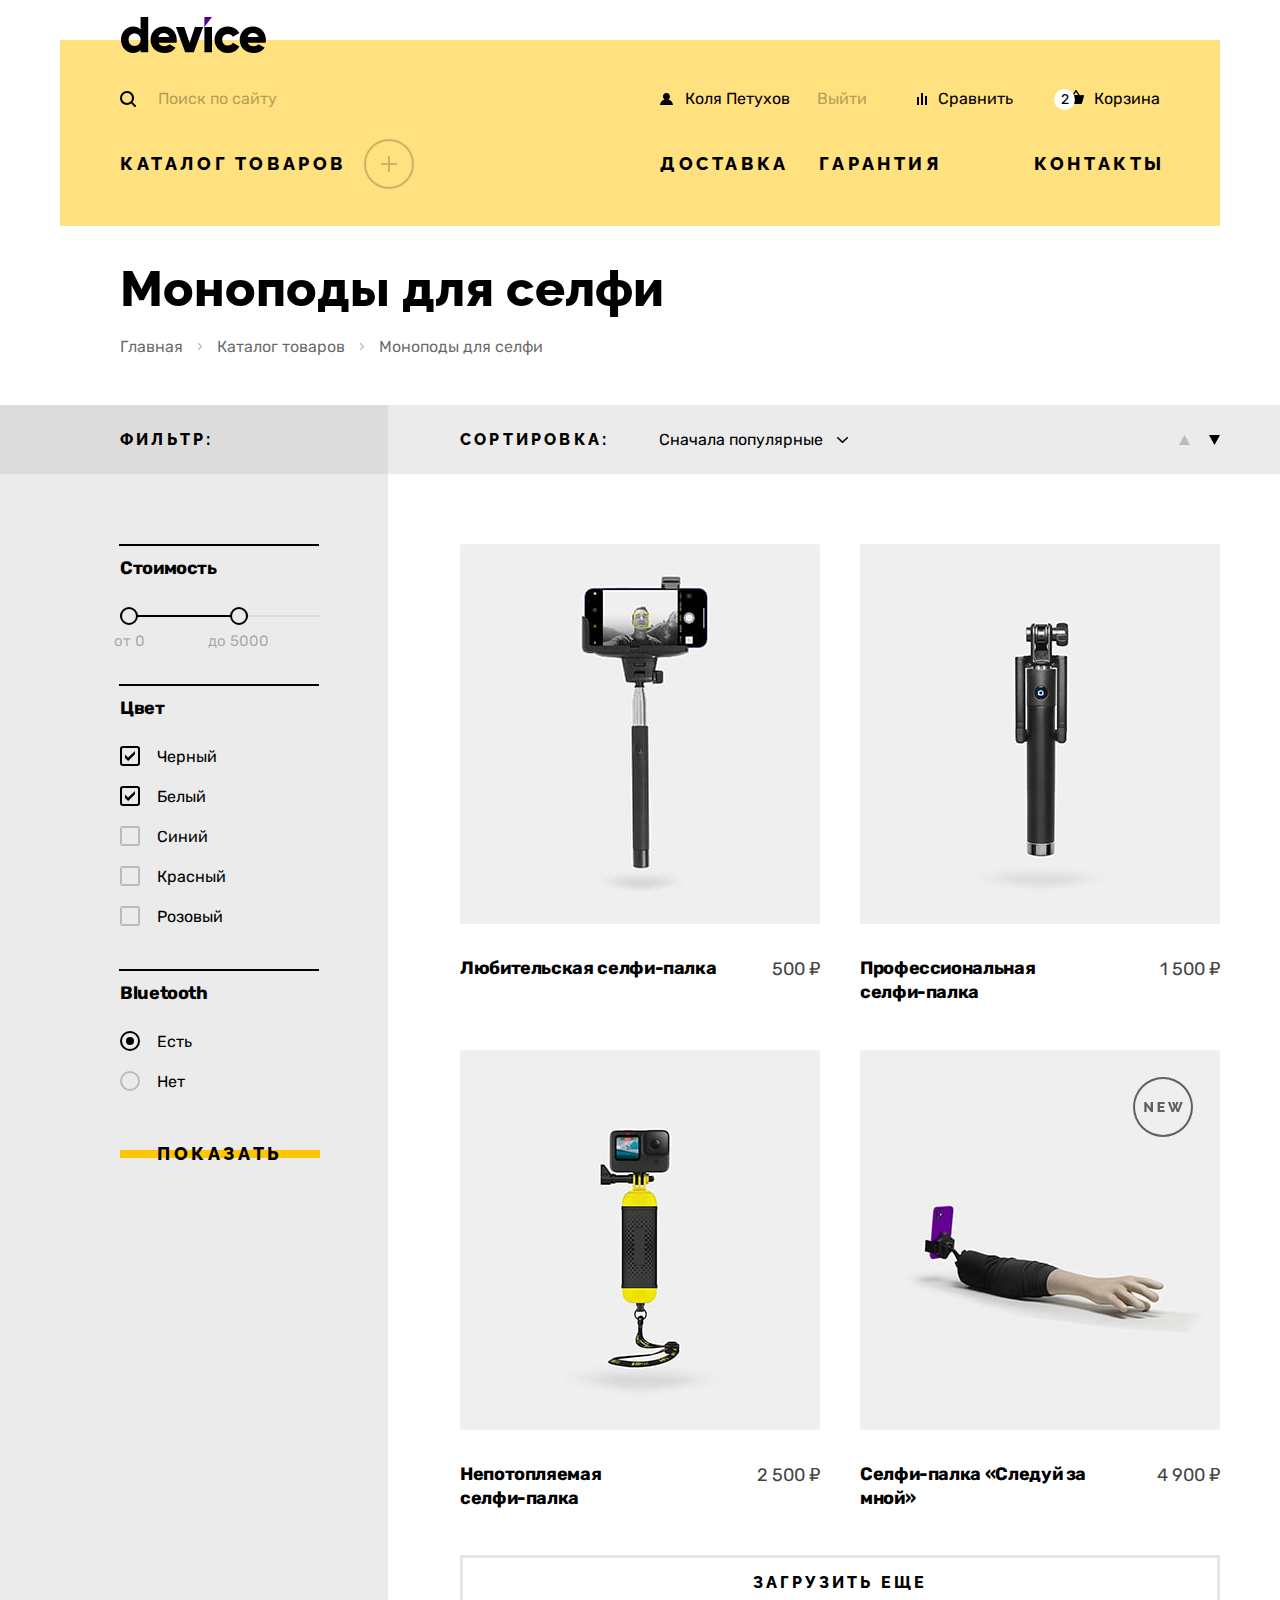
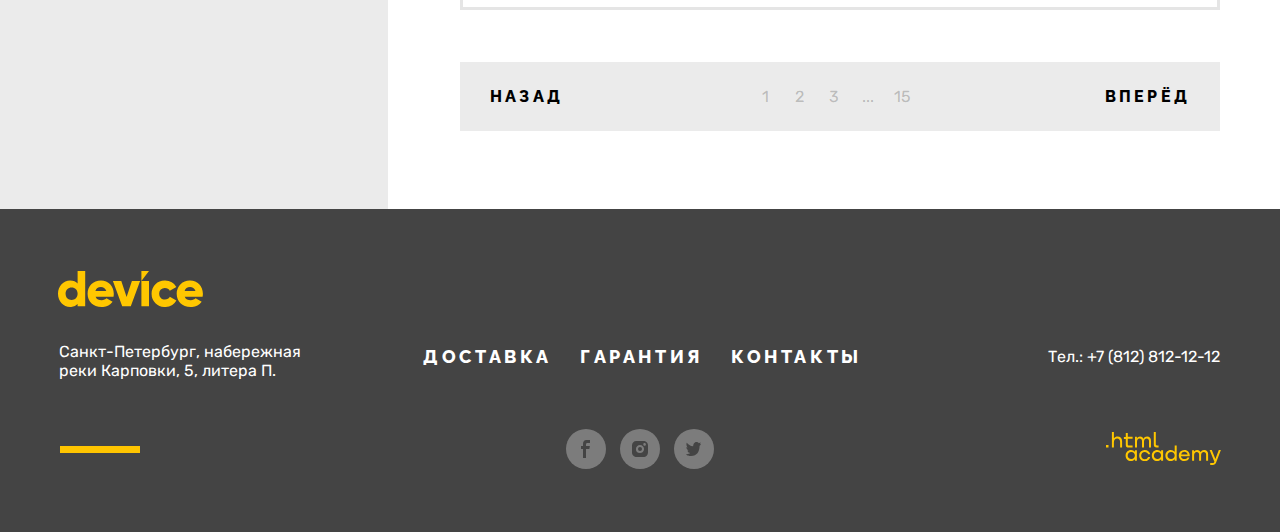
<file: catalog.html>
<!DOCTYPE html>
<html lang="ru">
<head>
  <meta charset="utf-8">
  <title>HTML Academy: Девайс</title>
  <link rel="stylesheet" href="styles/styles.css">
  <link rel="icon" href="img/favicon.ico">
</head>
<body>

<!-- Шапка -->
<header class="page-header">

  <!-- Главный заголовок -->
  <h1 class="visually-hidden">Каталог интернет-магазина "Девайс"</h1>
  <nav class="navigation navigation-inner-page">

    <!-- Логотип -->
    <div class="navigation-container">
      <a class="logo-link" href="index.html">
        <span class="visually-hidden">Вернуться на главную страницу</span>
        <img class="logo-header" src="img/logo/logo.svg" width="145" height="36" alt='Логотип интернет-магазина "Девайс"'>
      </a>
    </div>

    <!-- Поиск по сайту -->
    <div class="navigation-container">
      <form class="search-form" action="https://echo.htmlacademy.ru/" method="get">
        <svg class="search-icon" aria-hidden="true" focusable="false" width="16" height="16" fill="none" xmlns="http://www.w3.org/2000/svg">
          <path d="m15.7 14.3-3.1-3.1A7 7 0 0 0 7 0a7 7 0 0 0-7 7 7 7 0 0 0 11.2 5.6l3.1 3.1c.2.2.4.3.7.3.6 0 1-.4 1-1a1 1 0 0 0-.3-.7ZM2 7a5 5 0 0 1 5-5 5 5 0 0 1 5 5 5 5 0 0 1-5 5 5 5 0 0 1-5-5Z" fill="#000"/>
        </svg>
        <label class="visually-hidden" for="search-field">Поиск по сайту</label>
        <input class="search navigation-status" id="search-field" type="search" name="page-search" value="Поиск по сайту">
        <button class="search-button" type="submit">Найти</button>
      </form>

      <!-- Пользовательское меню -->
      <ul class="navigation-user list">
        <li class="navigation-user-item">
          <a class="navigation-user-link navigation-status" href="#"><span class="username">Коля Петухов</span></a>
          <a class="navigation-user-link navigation-status" href="#"><span class="logout">Выйти</span></a>
        </li>
        <li class="navigation-user-item">
          <a class="navigation-user-link navigation-status" href="#"><span class="compare">Сравнить</span></a>
        </li>
        <li class="navigation-user-item">
          <a class="navigation-user-link navigation-status cart-link" href="#"><span class="cart">Корзина</span></a>

          <!-- Попап корзины -->
          <div class="popup popup-cart">
            <button class="popup-close-button button">
              <span class="visually-hidden">Закрыть</span>
            </button>
            <div class="popup-content">
              <h2 class="popup-title visually-hidden">Корзина</h2>
              <ul class="cart-items-list list">
                <li class="cart-item">
                  <a class="cart-item-link" href="#">
                    <span class="cart-item-icon monopod-1"></span>
                    <p class="cart-item-title">Любительская<br> селфи-палка</p>
                  </a>
                  <button class="cart-item-button button" type="button">
                    <svg class="delete-item" width="11" height="11" fill="#fff" xmlns="http://www.w3.org/2000/svg">
                      <path fill-rule="evenodd" clip-rule="evenodd" d="m11 1-1-1-4.5 4.5L1 0 0 1l4.5 4.5L0 10l1 1 4.5-4.5L10 11l1-1-4.5-4.5L11 1Z"/>
                    </svg>
                    <span class="visually-hidden">Удалить из корзины</span>
                  </button>
                </li>
                <li class="cart-item">
                  <a class="cart-item-link" href="#">
                    <span class="cart-item-icon monopod-2"></span>
                    <p class="cart-item-title">Профессиональная селфи-палка</p>
                  </a>
                  <button class="cart-item-button button" type="button">
                    <svg class="delete-item" width="11" height="11" fill="#fff" xmlns="http://www.w3.org/2000/svg">
                      <path fill-rule="evenodd" clip-rule="evenodd" d="m11 1-1-1-4.5 4.5L1 0 0 1l4.5 4.5L0 10l1 1 4.5-4.5L10 11l1-1-4.5-4.5L11 1Z"/>
                    </svg>
                    <span class="visually-hidden">Удалить из корзины</span>
                  </button>
                </li>
              </ul>
              <div class="cart-items-total">
                <p class="cart-items-number">Товаров: 2</p>
                <p class="cart-items-price">Сумма: 2000 ₽</p>
              </div>
              <a class="cart-open-link button" href="#">Открыть корзину</a>
            </div>
          </div>
        </li>
      </ul>
    </div>

    <!-- Вложенное меню -->
    <div class="navigation-container">
      <div class="navigation-catalog-container">
        <button class="catalog-button" type="button">
          <span class="navigation-catalog-button">Каталог товаров</span>
          <span class="visually-hidden">Показать</span>
        </button>
        <ul class="navigation-catalog list">
          <li class="navigation-catalog-item vr-link">
            <a class="navigation-catalog-link navigation-status" href="catalog.html">Виртуальная реальность</a>
          </li>
          <li class="navigation-catalog-item monopod-link">
            <a class="navigation-catalog-link navigation-status" href="catalog.html">Моноподы для селфи</a>
          </li>
          <li class="navigation-catalog-item camera-link">
            <a class="navigation-catalog-link navigation-status" href="catalog.html">Экшн-камеры</a>
          </li>
          <li class="navigation-catalog-item bracelet-link">
            <a class="navigation-catalog-link navigation-status" href="catalog.html">Фитнес-браслеты</a>
          </li>
          <li class="navigation-catalog-item watch-link">
            <a class="navigation-catalog-link navigation-status" href="catalog.html">Умные часы</a>
          </li>
          <li class="navigation-catalog-item quadcopter-link">
            <a class="navigation-catalog-link navigation-status" href="catalog.html">Квадрокоптеры</a>
          </li>
        </ul>
      </div>

      <!-- Навигация по услугам -->
      <ul class="navigation-services list">
        <li class="navigation-item">
          <a class="navigation-link navigation-status" href="#">Доставка</a>
        </li>
        <li class="navigation-item">
          <a class="navigation-link navigation-status" href="#">Гарантия</a>
        </li>
        <li class="navigation-item">
          <a class="navigation-link navigation-status" href="#">Контакты</a>
        </li>
      </ul>
    </div>
  </nav>
</header>

<!-- Хлебные крошки -->
<main class="main-container main-inner">
  <header class="inner-header container">
    <h2 class="section-title catalog-title">Моноподы для селфи</h2>
    <ul class="breadcrumbs list">
      <li class="breadcrumbs-item">
        <a class="breadcrumbs-link" href="index.html">Главная</a>
        <svg class="breadcrumbs-icon" aria-hidden="true" focusable="false" width="4" height="7" fill="none" xmlns="http://www.w3.org/2000/svg">
          <path fill-rule="evenodd" clip-rule="evenodd" d="m3.8 3.1-3-3a.5.5 0 0 0-.7 0C0 .3 0 .7.1.9l2.6 2.6L.1 6.1v.7l.4.2.4-.1 3-3 .1-.4-.2-.4Z"/>
        </svg>
      </li>
      <li class="breadcrumbs-item">
        <a class="breadcrumbs-link" href="#">Каталог товаров</a>
        <svg class="breadcrumbs-icon" aria-hidden="true" focusable="false" width="4" height="7" fill="none" xmlns="http://www.w3.org/2000/svg">
          <path fill-rule="evenodd" clip-rule="evenodd" d="m3.8 3.1-3-3a.5.5 0 0 0-.7 0C0 .3 0 .7.1.9l2.6 2.6L.1 6.1v.7l.4.2.4-.1 3-3 .1-.4-.2-.4Z"/>
        </svg>
      </li>
      <li class="breadcrumbs-item">
        <a class="breadcrumbs-link">Моноподы для селфи</a>
      </li>
    </ul>
  </header>

  <!-- Сортировка -->
  <div class="background-titles">
    <div class="inner-container container">
      <h3 class="filters-title">Фильтр:</h3>
      <div class="sorting-block">
        <form class="sorting-form">
          <label class="sorting-title" for="sorting">Сортировка:</label>
          <select class="select-control" id="sorting" name="sorting">
            <option value="popular">Сначала популярные</option>
            <option value="expensive">Сначала дорогие</option>
          </select>
          <button class="visually-hidden" type="submit">Отсортировать товары</button>
        </form>
        <div class="sorting-buttons">
          <a class="sorting-type-button" href="#"><span class="visually-hidden">От меньшего к большему</span></a>
          <a class="sorting-type-button sorting-type-button-current" href="#"><span class="visually-hidden">От большего к меньшему</span></a>
        </div>
      </div>
    </div>
  </div>

  <!-- Фильтры -->
  <div class="background-content">
    <div class="inner-container container">
      <section class="filters-block">
        <h2 class="visually-hidden">Фильтры</h2>
        <form class="filters-form" action="https://echo.htmlacademy.ru/" method="get">

          <!-- Фильтр по стоимости -->
          <fieldset class="filters-group">
            <legend class="filters-group-title">Стоимость</legend>
            <div class="range">
              <div class="range-scale">
                <div class="range-bar" style="left: 0; width: 128px">
                  <button class="range-toggle toggle-min">
                    <span class="visually-hidden">Изменить минимальную цену</span>
                  </button>
                  <label class="range-toggle-label range-from">
                    от <input class="range-input" type="number" value="0" name="min-price" style="width: 10px">
                  </label>
                  <button class="range-toggle toggle-max">
                    <span class="visually-hidden">Изменить максимальную цену</span>
                  </button>
                  <label class="range-toggle-label range-to">
                    до <input class="range-input" type="number" value="5000" name="max-price" style="width: 40px">
                  </label>
                </div>
              </div>
            </div>
          </fieldset>

          <!-- Фильтр по цвету -->
          <fieldset class="filters-group">
            <legend class="filters-group-title">Цвет</legend>
            <ul class="color-list list">
              <li class="color-item">
                <label class="control">
                  <input class="color-input" type="checkbox" name="black" checked>
                  <span class="color-label">Черный</span>
                  <svg class="checkbox-icon" aria-hidden="true" focusable="false" width="10" height="10" fill="#000" xmlns="http://www.w3.org/2000/svg">
                    <path fill-rule="evenodd" clip-rule="evenodd" d="M10 0 3.1 6.6 0 3.6v3.3L3.2 10 10 3.3V0Z"/>
                  </svg>
                </label>
              </li>
              <li class="color-item">
                <label class="control">
                  <input class="color-input" type="checkbox" name="white" checked>
                  <span class="color-label">Белый</span>
                  <svg class="checkbox-icon" aria-hidden="true" focusable="false" width="10" height="10" fill="#000" xmlns="http://www.w3.org/2000/svg">
                    <path fill-rule="evenodd" clip-rule="evenodd" d="M10 0 3.1 6.6 0 3.6v3.3L3.2 10 10 3.3V0Z"/>
                  </svg>
                </label>
              </li>
              <li class="color-item">
                <label class="control">
                  <input class="color-input" type="checkbox" name="blue">
                  <span class="color-label">Синий</span>
                  <svg class="checkbox-icon" aria-hidden="true" focusable="false" width="10" height="10" fill="#000" xmlns="http://www.w3.org/2000/svg">
                    <path fill-rule="evenodd" clip-rule="evenodd" d="M10 0 3.1 6.6 0 3.6v3.3L3.2 10 10 3.3V0Z"/>
                  </svg>
                </label>
              </li>
              <li class="color-item">
                <label class="control">
                  <input class="color-input" type="checkbox" name="red">
                  <span class="color-label">Красный</span>
                  <svg class="checkbox-icon" aria-hidden="true" focusable="false" width="10" height="10" fill="#000" xmlns="http://www.w3.org/2000/svg">
                    <path fill-rule="evenodd" clip-rule="evenodd" d="M10 0 3.1 6.6 0 3.6v3.3L3.2 10 10 3.3V0Z"/>
                  </svg>
                </label>
              </li>
              <li class="color-item">
                <label class="control">
                  <input class="color-input" type="checkbox" name="rose">
                  <span class="color-label">Розовый</span>
                  <svg class="checkbox-icon" aria-hidden="true" focusable="false" width="10" height="10" fill="#000" xmlns="http://www.w3.org/2000/svg">
                    <path fill-rule="evenodd" clip-rule="evenodd" d="M10 0 3.1 6.6 0 3.6v3.3L3.2 10 10 3.3V0Z"/>
                  </svg>
                </label>
              </li>
            </ul>
          </fieldset>

          <!-- Фильтр по наличию bluetooth -->
          <fieldset class="filters-group">
            <legend class="filters-group-title">Bluetooth</legend>
            <ul class="bluetooth-list list">
              <li class="bluetooth-item">
                <label class="control">
                  <input class="bluetooth-input" type="radio" name="bluetooth" value="yes" checked>
                  <span class="bluetooth-label">Есть</span>
                  <span class="control-mark"></span>
                </label>
              </li>
              <li class="bluetooth-item">
                <label class="control">
                  <input class="bluetooth-input" type="radio" name="bluetooth" value="no">
                  <span class="bluetooth-label">Нет</span>
                  <span class="control-mark"></span>
                </label>
              </li>
            </ul>
          </fieldset>
          <button class="button filters-button" type="submit">Показать</button>
        </form>
      </section>

      <!-- Список товаров -->
      <section class="catalog-products">
        <h3 class="visually-hidden">Список товаров</h3>
        <ol class="devices-list list">
          <li class="device-card">
            <a class="device-card-link" href="#">
              <h3 class="device-card-title">Любительская селфи-палка</h3>
              <img class="device-card-image" src="img/catalog/device-1.jpg" width="360" height="380" alt="Тонкая черная селфи-палка">
              <div class="new visually-hidden"><span class="visually-hidden">Новое</span></div>
              <b class="device-card-price">500 ₽</b>
            </a>
            <a class="button grey-layer" href="#"><span class="device-card-button">Подробнее</span></a>
          </li>
          <li class="device-card">
            <a class="device-card-link" href="#">
              <h3 class="device-card-title">Профессиональная<br> селфи-палка</h3>
              <img class="device-card-image" src="img/catalog/device-2.jpg" width="360" height="380" alt="Прочная черная селфи-палка">
              <div class="new visually-hidden"><span class="visually-hidden">Новое</span></div>
              <b class="device-card-price">1 500 ₽</b>
            </a>
            <a class="button grey-layer" href="#"><span class="device-card-button">Подробнее</span></a>
          </li>
          <li class="device-card">
            <a class="device-card-link" href="#">
              <h3 class="device-card-title">Непотопляемая<br> селфи-палка</h3>
              <img class="device-card-image" src="img/catalog/device-3.jpg" width="360" height="380" alt="Водонепроницаемая селфи-палка">
              <div class="new visually-hidden"><span class="visually-hidden">Новое</span></div>
              <b class="device-card-price">2 500 ₽</b>
            </a>
            <a class="button grey-layer" href="#"><span class="device-card-button">Подробнее</span></a>
          </li>
          <li class="device-card">
            <a class="device-card-link" href="#">
              <h3 class="device-card-title">Селфи-палка «Следуй за мной»</h3>
              <img class="device-card-image" src="img/catalog/device-4.jpg" width="360" height="380" alt="Cелфи-палка в виде руки">
              <div class="new"><span class="visually-hidden">Новое</span></div>
              <b class="device-card-price">4 900 ₽</b>
            </a>
            <a class="button grey-layer" href="#"><span class="device-card-button">Подробнее</span></a>
          </li>
        </ol>

        <!-- Пагинация -->
        <button class="show-more-button" type="button">Загрузить еще</button>
        <div class="pagination">
          <a class="pagination-prev">Назад</a>
          <ol class="pagination-list list">
            <li class="pagination-item">
              <a class="pagination-link" href="#">1</a>
            </li>
            <li class="pagination-item">
              <a class="pagination-link" href="#">2</a>
            </li>
            <li class="pagination-item">
              <a class="pagination-link" href="#">3</a>
            </li>
            <li class="pagination-item">
              <a class="pagination-link" href="#">...</a>
            </li>
            <li class="pagination-item">
              <a class="pagination-link" href="#">15</a>
            </li>
          </ol>
          <a class="pagination-next" href="#">Вперёд</a>
        </div>
      </section>
    </div>
  </div>
</main>

<!-- Подвал -->
<footer class="page-footer">
  <div class="footer-container">

    <!-- Логотип -->
    <img class="logo-footer" src="img/logo/footer-logo.svg" width="145" height="36" alt='Логотип интернет-магазина "Девайс"'>

    <!-- Навигация по услугам -->
    <div class="navigation-footer-container">
      <ul class="navigation-footer list">
        <li class="navigation-footer-item">
          <a class="footer-link" href="#">Доставка</a>
        </li>
        <li class="navigation-footer-item">
          <a class="footer-link" href="#">Гарантия</a>
        </li>
        <li class="navigation-footer-item">
          <a class="footer-link" href="#">Контакты</a>
        </li>
      </ul>

      <!-- Соц. сети -->
      <ul class="navigation-footer list">
        <li class="social-media-item">
          <a class="social-media-link" href="https://www.facebook.com/htmlacademy">
            <span class="visually-hidden">Фейсбук</span>
            <svg class="social-media-icon" aria-hidden="true" focusable="false" width="9" height="18" fill="none" xmlns="http://www.w3.org/2000/svg">
              <path fill-rule="evenodd" clip-rule="evenodd" d="M6.5 3H9V0H5.6C2.8 0 2 1.7 2 4.2V6H0v3h2v9h3V9h3.3l.6-3H5V4.5C5 3.7 5.3 3 6.5 3Z"/>
            </svg>
          </a>
        </li>
        <li class="social-media-item">
          <a class="social-media-link" href="https://www.instagram.com/htmlacademy/">
            <span class="visually-hidden">Инстаграм</span>
            <svg class="social-media-icon" aria-hidden="true" focusable="false" width="16" height="16" fill="none" xmlns="http://www.w3.org/2000/svg">
              <path fill-rule="evenodd" clip-rule="evenodd" d="M8 10a2 2 0 1 0 0-4 2 2 0 0 0 0 4Z"/>
              <path fill-rule="evenodd" clip-rule="evenodd" d="M14.7 1.3c-.9-.9-2-1.3-3.4-1.3H4.7A4.5 4.5 0 0 0 0 4.7v6.6c0 1.4.4 2.6 1.4 3.4.9.9 2 1.3 3.3
                  1.3h6.6c1.4 0 2.6-.4 3.4-1.3a5 5 0 0 0 1.3-3.4V4.7c0-1.4-.4-2.6-1.3-3.4ZM8 12.1A4.1 4.1 0 0 1 3.9
                  8c0-2.3 1.9-4.1 4.1-4.1 2.2 0 4.1 1.8 4.1 4.1s-1.9 4.1-4.1 4.1Zm4.6-7.4c-.7 0-1.3-.5-1.3-1.3s.5-1.3 1.3-1.3c.7
                  0 1.3.6 1.3 1.3 0 .7-.6 1.3-1.3 1.3Z"/>
            </svg>
          </a>
        </li>
        <li class="social-media-item">
          <a class="social-media-link" href="https://www.twitter.com/htmlacademy_ru">
            <span class="visually-hidden">Твиттер</span>
            <svg class="social-media-icon" aria-hidden="true" focusable="false" width="15" height="14" fill="none" xmlns="http://www.w3.org/2000/svg">
              <path fill-rule="evenodd" clip-rule="evenodd" d="M9.7.1c1.5-.5 2.6.3 3.2 1.1.5-.2 1.1-.4 1.7-.6 0 .8-.5 1.4-.8 1.6.7.2 1.2-.4 1.2-.4-.1.9-.9
                  1.7-1.4 1.9-.2 6.3-2.8 10.4-8.9 10.3h-.4C4 14 .6 13.6 0 12.2c2 .2 3.4-.4 4.1-1.1-.8-.3-2.4-.4-2.6-2.8.3.2.5.3
                  1.1.2C1.5 7.7.3 7 .4 5c.3.3.9.5 1.2.4C1 5.2-.2 2.3.8.8c1.6 1.7 3.3 3.4 6.3 3.5.2-2.1 1-3.5 2.6-4.2Z"/>
            </svg>
          </a>
        </li>
      </ul>
    </div>

    <!-- Контакты -->
    <address class="contacts-footer-address">
      <p class="contacts-footer-text">Санкт-Петербург, набережная<br>
        реки Карповки, 5, литера П.</p>
    </address>
    <address class="contacts-footer-phone">
      <a class="contacts-footer-text footer-phone" href="tel:88121212">Тел.: +7 (812) 812-12-12</a>
    </address>

    <!-- HTML Academy -->
    <a class="htmlacademy-link" href="https://htmlacademy.ru/">
      <span class="visually-hidden">Сайт сделан в "HTML Academy"</span>
      <svg class="htmlacademy-icon" aria-hidden="true" focusable="false" width="115" height="33" fill="none" xmlns="http://www.w3.org/2000/svg">
        <path fill-rule="evenodd" clip-rule="evenodd" d="M0 12.9v2.6h2.5v-2.6H0ZM11.6 4.5c-1.6 0-2.8.7-3.6 1.7h-.1V0h-2v15.5h2v-5.3c0-2.1 1.3-3.6 3.3-3.6
            1.8 0 2.9 1.4 2.9 3.2v5.7h2V9.4c.1-3-1.8-4.9-4.5-4.9ZM26.6 4.8h-4.8V1.1h-2v3.8h-1.9v2h1.9v6c0 1.7 1 2.7 2.7
            2.7h4.1v-2h-3.7c-.7 0-1.1-.4-1.1-1.1V6.8h4.8v-2ZM41.1 4.6c-1.6 0-2.9.8-3.5 2.1h-.1a3.7 3.7 0 0 0-3.4-2.1c-1.4
            0-2.5.8-3.1 1.8h-.1V4.8H29v10.6h2V10c0-2 1-3.5 2.6-3.5 1.5 0 2.4 1 2.4 2.6v6.3h2V9.8c0-2.4 1.4-3.3 2.6-3.3 1.5
            0 2.4 1 2.4 2.6v6.3h2V8.9c.1-2.5-1.4-4.3-3.9-4.3ZM47.8 12.7c0 1.7 1 2.7 2.8 2.7h2v-2h-1.7c-.7 0-1.1-.4-1.1-1.1V0h-2v12.7ZM28.9
            19.7a4.9 4.9 0 0 0-3.9-1.8c-3.1 0-5.4 2.3-5.4 5.6s2.3 5.6 5.4 5.6c1.8 0 3-.8 3.8-1.9h.1v1.6h2V18.2h-2v1.5Zm-3.6
            7.4a3.5 3.5 0 0 1-3.6-3.6c0-2 1.4-3.6 3.6-3.6s3.6 1.6 3.6 3.6c0 1.9-1.4 3.6-3.6 3.6ZM44.2 22c-.5-2.4-2.6-4.1-5.4-4.1a5.4
            5.4 0 0 0-5.6 5.6c0 3.1 2.2 5.6 5.6 5.6 2.8 0 4.9-1.8 5.4-4.2h-2.1a3.4 3.4 0 0 1-3.3 2.3 3.5 3.5 0 0 1-3.6-3.6c0-2
            1.4-3.6 3.6-3.6 1.6 0 2.8 1 3.3 2.2h2.1V22ZM55.1 19.7a4.9 4.9 0 0 0-3.9-1.8c-3.1 0-5.4 2.3-5.4 5.6s2.3 5.6 5.4 5.6c1.8
            0 3-.8 3.8-1.9h.1v1.6h2V18.2h-2v1.5Zm-3.6 7.4a3.5 3.5 0 0 1-3.6-3.6c0-2 1.4-3.6 3.6-3.6s3.6 1.6 3.6 3.6c0 1.9-1.5 3.6-3.6
            3.6ZM68.7 19.8a5 5 0 0 0-3.9-1.9c-3.1 0-5.4 2.3-5.4 5.6s2.2 5.6 5.4 5.6c1.7 0 3-.8 3.8-1.8h.1v1.5h2V13.4h-2v6.4Zm-3.6
            7.3a3.5 3.5 0 0 1-3.6-3.6c0-2 1.4-3.6 3.6-3.6s3.6 1.6 3.6 3.6c-.1 2-1.5 3.6-3.6 3.6ZM78.3 17.9a5.4 5.4 0 0 0-5.5 5.6c0
            3 2.1 5.6 5.5 5.6 2.5 0 4.5-1.3 5.2-3.6h-2.1c-.5 1-1.6 1.6-3 1.6-1.9 0-3.3-1.3-3.4-2.9h8.8c.2-3.6-2-6.3-5.5-6.3Zm0
            1.9c1.7 0 3 1 3.3 2.6h-6.5a3.2 3.2 0 0 1 3.2-2.6ZM98.2 17.9a4 4 0 0 0-3.6 2h-.1c-.6-1.2-1.8-2-3.4-2-1.4 0-2.5.7-3.1
            1.8v-1.5h-1.9v10.6h2v-5.4c0-2 1-3.4 2.6-3.5 1.5 0 2.4 1 2.4 2.6v6.3h2v-5.6c0-2.4 1.4-3.3 2.6-3.3 1.5 0 2.4
            1 2.4 2.6v6.3h2v-6.5c.1-2.6-1.4-4.4-3.9-4.4ZM109.4 27l-3.6-8.9h-2.2l4.8 11.6c-.3.9-.7 1.2-1.7 1.2h-2.5v2h2.5c1.8
            0 2.8-.8 3.5-2.6l4.7-12.2h-2.1l-3.4 8.9Z"/>
      </svg>
    </a>
  </div>
</footer>
</body>
</html>
</file>
<file: styles/styles.css>
@font-face {
  font-family: "Rubik";
  font-style: normal;
  font-weight: 400;
  src: url("../fonts/rubik/rubik-400.woff2") format("woff2");
  font-display: swap;
}

@font-face {
  font-family: "Rubik";
  font-style: normal;
  font-weight: 700;
  src: url("../fonts/rubik/rubik-700.woff2") format("woff2");
  font-display: swap;
}

@font-face {
  font-family: "Rubik";
  font-style: normal;
  font-weight: 800;
  src: url("../fonts/rubik/rubik-800.woff2") format("woff2");
  font-display: swap;
}

@font-face {
  font-family: "Raleway";
  font-style: normal;
  font-weight: 800;
  src: url("../fonts/raleway/raleway-800.woff2") format("woff2");
  font-display: swap;
}

html {
  height: 100%;
}

body {
  margin: 0;
  display: flex;
  flex-direction: column;
  min-height: 100%;
  min-width: 1220px;
  font-family: "Rubik", sans-serif;
  font-size: 18px;
  background-color: #FFFFFF;
  color: #000000;
}

.main-container {
  flex-grow: 1;
}

p {
  color: #444444;
  margin: 0;
}

.visually-hidden {
  position: absolute;
  width: 1px;
  height: 1px;
  margin: -1px;
  padding: 0;
  border: 0;
  clip: rect(0 0 0 0);
  overflow: hidden;
}

/* Кнопки */
.button {
  display: inline-block;
  font-family: "Raleway", sans-serif;
  font-size: 18px;
  line-height: 21px;
  text-align: center;
  color: #000000;
  background: none;
  text-decoration: none;
  text-transform: uppercase;
  border: none;
  cursor: pointer;
  letter-spacing: 0.2em;
  margin: 0;
}

.yellow-button {
  position: relative;
  text-align: center;
  z-index: 0;
}

.yellow-button::before {
  content: "";
  position: absolute;
  background-color: #FFE17F;
  height: 8px;
  top: 0;
  bottom: 0;
  right: 0;
  left: 0;
  margin: auto;
  z-index: -1;
}

.yellow-button:hover:before {
  height: 50px;
  top: 0;
  bottom: 0;
  margin: auto;
}

.yellow-button:focus {
  outline: none;
}

.yellow-button:focus:before {
  background-color: #AF4FFF;
}

.yellow-button:active {
  color: rgba(0, 0, 0, 0.3);
}

.yellow-button:active:before {
  background-color: #FFE17F;
  height: 50px;
  top: 0;
  bottom: 0;
  margin: auto;
}

/* Заголовки блоков */
.section-title {
  font-family: "Raleway", sans-serif;
  color: #000000;
  font-size: 50px;
  line-height: 50px;
  margin: 0;
}

/* Общий контейнер */
.container {
  width: 1160px;
  margin: 0 auto;
  padding: 0 30px;
}

.main-container {
  z-index: 1;
}

/* Списки */
.list {
  margin: 0;
  padding: 0;
  list-style-type: none;
}

/* Шапка сайта */
.page-header {
  background: linear-gradient(to bottom, #FFFFFF 40px, #FFE17F 0);
  width: 1160px;
  margin: 0 auto;
  border-width: 0 30px;
  border-style: solid;
  border-color: #FFFFFF;
  z-index: 2;
}

/* Навигация */
.navigation {
  margin: 0 auto;
  padding: 12px 40px 30px 40px;
}

.navigation-inner-page {
  padding-bottom: 38px;
}

.navigation-container {
  display: flex;
}

.navigation-container:first-child {
  margin-bottom: 20px;
  padding-left: 20px;
}

.navigation-container:nth-child(2) {
  margin-bottom: 20px;
}

/* Состояния элементов навигации */
.navigation-status:hover {
  opacity: 0.6;
}

.navigation-status:focus {
  opacity: 1;
  border-color: #AF4FFF;
  outline: none;
}

.navigation-status:active {
  opacity: 0.3;
  border-color: transparent;
}

/* Логотип */
.logo-link {
  height: 36px;
  padding: 5px;
  transform: translate(-4px);
}

.logo-link:focus {
  margin-bottom: 0;
  padding: 3px;
  border: 2px solid #AF4FFF;
  border-radius: 20px;
  outline: none;
}

.logo-link:active {
  border-color: transparent;
}

/* Поиск по сайту */
.search-form {
  position: relative;
  width: 500px;
  display: flex;
  margin-left: 4px;
}

.search-icon {
  position: absolute;
  top: 13px;
  left: 16px;
  margin: auto;
}

.search {
  width: 500px;
  height: 40px;
  box-sizing: border-box;
  font-family: inherit;
  font-size: 16px;
  line-height: 19px;
  background: none;
  opacity: 0.3;
  flex-grow: 1;
  position: relative;
  padding: 10px 160px 10px 52px;
  border: 2px solid transparent;
  border-radius: 20px;
  margin: 0;
}

.search::-webkit-search-cancel-button {
  -webkit-appearance: none;
}

.search:focus {
  color: rgba(0, 0, 0, 0.3);
}

.search:active {
  opacity: 1;
  border: 2px solid #000000;
}

.search-button {
  position: absolute;
  height: 40px;
  right: 0;
  top: 0;
  margin: auto;
  box-sizing: border-box;
  width: 160px;
  font-family: inherit;
  font-size: 16px;
  line-height: 19px;
  border: none;
  background: none;
  cursor: pointer;
  display: none;
}

.search:focus + .search-button,
.search:active + .search-button {
  display: block;
}

.search-button:hover {
  display: block;
  background-color: #000000;
  color: #FFFFFF;
  border-radius: 0 20px 20px 0;
}

.search-button:focus {
  display: block;
  border: 2px solid #AF4FFF;
  border-radius: 0 20px 20px 0;
  outline: none;
}

.search-button:active {
  background-color: #000000;
  color: rgba(255, 255, 255, 0.3);
  border-radius: 0 20px 20px 0;
  border: none;
}

/* Пользовательское меню */
.navigation-user, .navigation-services {
  display: flex;
  flex-wrap: wrap;
  width: 540px;
  margin-left: auto;
}

.navigation-user-item {
  position: relative;
}

.navigation-user-item:first-child {
  margin-right: auto;
  display: flex;
}

.navigation-user-item:first-child .navigation-user-link {
  padding-left: 18px;
  padding-right: 5px;
}

.navigation-user-item:first-child .navigation-user-link:first-child {
  padding-left: 18px;
  padding-right: 13px;
}

.navigation-user-item:first-child .navigation-user-link:last-child {
  padding-left: 10px;
  padding-right: 10px;
}

.navigation-user-link {
  display: block;
  padding: 9px 16px;
  font-size: 16px;
  line-height: 19px;
  color: inherit;
  text-decoration: none;
  border: 2px solid transparent;
  border-radius: 20px;
}

.navigation-user-link:nth-child(2) {
  padding: 9px 0;
}

.login {
  padding-left: 33px;
  padding-right: 5px;
  background: url("../img/header/person.svg") no-repeat 8px;
}

.logout {
  opacity: 0.3;
}

.username {
  padding-left: 25px;
  background: url("../img/header/person.svg") no-repeat left;
}

.compare {
  padding-left: 21px;
  padding-right: 5px;
  background: url("../img/header/compare.svg") no-repeat left;
}

/* Корзина */
.cart {
  padding-left: 40px;
  padding-right: 2px;
  background: url("../img/header/cart.svg") no-repeat 14px 1px;
  position: relative;
}

.cart::before {
  content: "2";
  border-radius: 50%;
  background-color: #FFFFFF;
  width: 21px;
  height: 21px;
  position: absolute;
  left: 0;
  text-align: center;
  font-family: inherit;
  font-size: 14px;
  line-height: 21px;
}

/* Попап корзины */
.popup {
  display: none;
}

.cart-link:hover + .popup,
.popup:hover, .popup:focus-within {
  display: block;
}

.popup-content {
  min-height: 100%;
  transform: translate(60px, 14px);
  color: #FFFFFF;
  background-color: #000000;
  border-bottom: 10px solid #EBEBEB;
  font-family: "Rubik", sans-serif;
  font-size: 16px;
  line-height: 20px;
  width: 280px;
  padding: 14px 20px 21px 20px;
  position: absolute;
  top: 30px;
  right: 0;
  z-index: 3;
}

.popup-content::before {
  content: "";
  background: transparent url("../img/arrows/thin-triangle.svg") no-repeat center;
  transform: translate(-3px, -20px);
  display: block;
  height: 6px;
  width: 280px;
}

.popup-close-button {
  position: absolute;
  top: 0;
  right: 0;
  width: 140px;
  height: 40px;
  background-color: transparent;
}

.popup-close-button:hover {
  background-color: rgba(255, 225, 127, 0.3);
}

.popup-close-button:focus {
  background-color: transparent;
  border: 2px solid #AF4FFF;
  border-radius: 20px;
  outline: none;
}

.popup-close-button:active {
  background-color: rgba(255, 225, 127, 0.6);
  border: none;
}

/* Список товаров в корзине */
.cart-item {
  display: flex;
  justify-content: space-between;
  width: 280px;
  margin-bottom: 41px;
  position: relative;
}

.cart-item::after {
  content: "";
  position: absolute;
  left: -20px;
  bottom: -20px;
  width: 320px;
  height: 1px;
  background-color: rgba(255, 255, 255, 0.1);
}

.cart-item:last-child {
  margin-bottom: 20px;
}

.cart-item-link {
  display: flex;
  cursor: pointer;
  color: #FFFFFF;
  text-decoration: none;
}

.cart-item-link:hover {
  opacity: 0.6;
}

.cart-item-link:focus {
  opacity: 1;
  outline: none;
}

.cart-item-link:focus .cart-item-icon {
  outline: 5px solid #AF4FFF;
}

.cart-item-link:focus .cart-item-title {
  color: #AF4FFF;
}

.cart-item-link:active {
  opacity: 0.3;
}

.cart-item-link:active .cart-item-icon {
  outline: none;
}

.cart-item-link:active .cart-item-title {
  color: #FFFFFF;
}

.cart-item-title {
  color: inherit;
  padding-left: 23px;
  padding-right: 18px;
  align-self: center;
}

.cart-item-icon {
  display: block;
  align-self: flex-start;
  min-width: 41px;
  min-height: 43px;
  background-position: center;
  background-repeat: no-repeat;
  background-size: 41px 43px;
}

.monopod-1 {
  background-image: url("../img/catalog/device-1.jpg");
}

.monopod-2 {
  background-image: url("../img/catalog/device-2.jpg");
}

.cart-item-button {
  transform: translate(7px);
  width: 25px;
  height: 25px;
  align-self: flex-start;
  border: 2px solid transparent;
  border-radius: 50%;
  box-sizing: border-box;
}

.delete-item {
  display: block;
  margin: auto;
  transform: translate(-1px);
}

.cart-item-button:hover {
  opacity: 0.6;
}

.cart-item-button:focus {
  opacity: 1;
  outline: none;
  border-color: #AF4FFF;
}

.cart-item-button:active {
  opacity: 0.3;
  border-color: transparent;
}

/* Сумма товаров в корзине */
.cart-items-total {
  width: 280px;
  transform: translate(-20px);
  background-color: #1A1A1A;
  padding: 12px 20px;
  display: flex;
  justify-content: space-between;
  flex-wrap: wrap;
}

.cart-items-total p {
  color: inherit;
}

/* Кнопка "Открыть корзину" */
.cart-open-link {
  width: 247px;
  margin-top: 20px;
  padding: 15px 15px 14px 18px;
  text-align: center;
  background-color: #FFFFFF;
}

.cart-open-link:hover {
  background-color: #FFE17F;
}

.cart-open-link:focus {
  outline: 5px solid #AF4FFF;
  background-color: #FFFFFF;
}

.cart-open-link:active {
  outline: none;
  background-color: #FFE17F;
  color: rgba(0, 0, 0, 0.3);
}

/* Вложенное меню каталога */
.navigation-container:last-child {
  position: relative;
}

.navigation-catalog-container {
  grid-column: 1 / 2;
  grid-row: 1 / 2;
}

.catalog-button {
  position: relative;
  padding: 0 48px 0 0;
  margin: 0;
  border: none;
  background: none;
  cursor: pointer;
}

.catalog-button:focus {
  outline: none;
}

.catalog-button:focus > .navigation-catalog-button {
  border-color: #AF4FFF;
}

.catalog-button:active > .navigation-catalog-button {
  color: rgba(0, 0, 0, 0.3);
  border-color: transparent;
  margin: 0;
}

.catalog-button::after {
  content: "";
  background: url("../img/symbols/plus.svg") no-repeat center;
  width: 46px;
  height: 46px;
  border: 2px solid #000000;
  opacity: 0.2;
  border-radius: 50%;
  position: absolute;
  right: 0;
  top: 0;
  bottom: 0;
  margin: auto;
}

.catalog-button:hover:after,
.navigation-catalog-container:focus-within .catalog-button:after {
  background: url("../img/symbols/minus.svg") no-repeat center;
  opacity: 1;
}

.catalog-button:active:after {
  background: url("../img/symbols/minus.svg") no-repeat center;
  opacity: 0.3;
}

.navigation-catalog {
  background-color: #FFE17F;
  display: none;
  grid-template-columns: repeat(3, max-content);
  grid-template-rows: repeat(3, min-content);
  column-gap: 16px;
  row-gap: 8px;
  position: absolute;
  top: 50px;
  left: -40px;
  right: -40px;
  margin: auto;
  padding-bottom: 50px;
  padding-left: 45px;
  padding-top: 30px;
  z-index: 2;
}

.navigation-catalog:hover,
.catalog-button:hover + .navigation-catalog,
.navigation-catalog-container:focus-within .navigation-catalog {
  display: grid;
}

.navigation-catalog-link {
  font-family: "Rubik", sans-serif;
  font-size: 16px;
  line-height: 18px;
  color: inherit;
  text-decoration: none;
  display: block;
  padding: 3px 13px;
  border: 2px solid transparent;
  border-radius: 20px;
}

.monopod-link, .camera-link {
  grid-column: 1 / 2;
}

.bracelet-link, .watch-link {
  grid-column: 2 / 3;
}

.quadcopter-link {
  grid-column: 3 / 4;
}

.bracelet-link, .quadcopter-link {
  grid-row: 1 / 2;
}

.monopod-link, .watch-link {
  grid-row: 2 / 3;
}

/* Навигация по услугам */
.navigation-item:nth-child(3n) {
  margin-left: auto;
}

.navigation-item:nth-child(3n-2) {
  margin-left: 5px;
}

.navigation-link, .navigation-catalog-button {
  display: block;
  border: 2px solid transparent;
  border-radius: 25px;
  padding: 12px 13px;
  font-family: "Raleway", sans-serif;
  font-size: 18px;
  line-height: 21px;
  color: inherit;
  text-decoration: none;
  text-transform: uppercase;
  position: relative;
  letter-spacing: 0.2em;
}

.navigation-catalog-button {
  padding: 12px 16px;
  margin: 0 2px;
}

.navigation-link:hover {
  opacity: 1;
}

.navigation-link:active {
  opacity: 0.3;
}

.navigation-link::after {
  content: "";
  left: 13px;
  right: 16px;
  background-color: #000000;
  position: absolute;
  bottom: 5px;
}

.navigation-link:hover:after,
.navigation-link:active:after {
  height: 2px;
}

/* Хлебные крошки */
.inner-header {
  margin-top: 38px;
  margin-bottom: 44px;
}

.catalog-title {
  margin-bottom: 18px;
  margin-left: 60px;
}

.breadcrumbs {
  display: flex;
  margin-left: 60px;
  transform: translate(-5px);
}

.breadcrumbs-item {
  position: relative;
}

.breadcrumbs-link {
  display: block;
  font-size: 16px;
  line-height: 19px;
  color: rgba(0, 0, 0, 0.6);
  text-decoration: none;
  padding: 5px;
  margin-right: 24px;
}

.breadcrumbs-icon {
  display: block;
  fill: rgba(0, 0, 0, 0.3);
  position: absolute;
  right: 10px;
  top: 0;
  bottom: 0;
  margin: auto;
}

.breadcrumbs-link:hover {
  color: rgba(0, 0, 0, 1);
}

.breadcrumbs-link:focus {
  color: rgba(0, 0, 0, 0.6);
  outline: 5px solid #AF4FFF;
}

.breadcrumbs-link:active {
  color: rgba(0, 0, 0, 0.3);
  outline: none;
  margin-right: 24px;
  margin-left: 0;
}

/* Слайдер */
.device-examples {
  margin-bottom: 37px;
  position: relative;
}

/* Стрелки вправо-влево */
.device-navigation-arrows {
  position: absolute;
  top: 0;
  bottom: 0;
  display: flex;
  width: 560px;
  justify-content: space-between;
  z-index: 2;
  margin-bottom: 62px;
}

.slider-prev, .slider-next {
  background: url("../img/arrows/tall-arrow.svg") no-repeat center;
  width: 40px;
  height: 80px;
  border: none;
  margin: auto 9px auto;
  cursor: pointer;
}

.slider-prev {
  transform: rotate(180deg);
}

.slider-prev:hover, .slider-next:hover {
  opacity: 0.6;
}

.slider-prev:focus, .slider-next:focus {
  border: 2px solid #AF4FFF;
  border-radius: 6px;
  padding: 10px;
  box-sizing: border-box;
  outline: none;
}

.slider-prev:active, .slider-next:active {
  opacity: 0.3;
  border: none;
}

/* Кнопки-буллеты */
.device-navigation-radio {
  position: absolute;
  bottom: 150px;
  right: 60px;
  margin-right: 20px;
  display: flex;
  flex-wrap: wrap;
  z-index: 2;
  margin-bottom: 55px;
}

.device-button, .device-button-current {
  background: none;
  width: 12px;
  height: 12px;
  border: 2px solid #000000;
  border-radius: 50%;
  margin: 11px;
  padding: 0;
  cursor: pointer;
}

.device-button-current {
  background-color: #000000;
}

.device-button-current:focus {
  outline: none;
}

.device-button:hover {
  opacity: 0.6;
}

.device-button:focus {
  border: 2px solid #AF4FFF;
  outline: none;
}

.device-button:active {
  opacity: 0.3;
}

/* Содержимое слайдера */
.slider-item {
  display: none;
  justify-content: space-between;
  background: linear-gradient(to bottom, #FFE17F 122px, #FFFFFF 0);
}

.slider-item-current {
  display: flex;
}

.slider-container {
  width: 560px;
}

.slider-container:first-child {
  transform: translateY(-28px);
}

.slider-text {
  transform: translateY(11px);
}

.device-number {
  font-weight: 800;
  color: #FFFFFF;
  font-size: 180px;
  line-height: 30px;
  text-align: right;
  margin-top: 53px;
  padding-right: 50px;
}

.device-motto {
  margin-bottom: 28px;
}

.device-description {
  line-height: 30px;
  margin-bottom: 35px;
}

.device-table {
  margin-top: 47px;
  margin-bottom: 10px;
  display: grid;
  grid-template-columns: repeat(auto-fill, 160px);
}

.device-table-key {
  color: #444444;
  font-size: 16px;
  grid-row: 2 / 3;
}

.device-table-value {
  font-size: 36px;
  grid-row: 1 / 2;
  margin: 0;
  padding-bottom: 10px;
}

.device-details {
  width: 190px;
  padding: 15px 15px;
}

/* Меню каталога с иконками */
.catalog {
  margin-bottom: 81px;
}

.catalog-list {
  display: grid;
  grid-template-columns: repeat(auto-fill, 160px);
  gap: 40px;
}

.catalog-link {
  font-family: "Raleway", sans-serif;
  line-height: 24px;
  color: inherit;
  text-decoration: none;
  display: block;
  width: 160px;
  letter-spacing: -0.02em;
}

.catalog-icon-container {
  width: 160px;
  height: 160px;
  margin-bottom: 33px;
  background-color: #FFE17F;
  display: flex;
}

.catalog-icon {
  fill: #363636;
  margin: auto;
}

.monopod-icon {
  margin-bottom: 0;
}

.catalog-link:hover .catalog-icon-container {
  background-color: #FFC700;
}

.catalog-link:focus {
  outline: none;
  color: #AF4FFF;
}

.catalog-link:focus .catalog-icon-container {
  outline: 5px solid #AF4FFF;
}

.catalog-link:active {
  color: rgba(0, 0, 0, 0.3);
}

.catalog-link:active .catalog-icon-container {
  background-color: #FFC700;
  outline: none;
}

.catalog-link:active .catalog-icon-container svg {
  fill: rgba(54, 54, 54, 0.3);
}

/* Услуги */
.services {
  background: linear-gradient(to bottom, #FFFFFF 100px, #F0F0F0 0);
  margin-bottom: 90px;
}

.tabs-container {
  display: flex;
}

.navigation-tabs:first-child {
  display: flex;
  flex-direction: column;
  justify-content: center;
  width: 277px;
  margin-right: 123px;
  margin-bottom: 47px;
  position: relative;
}

.navigation-tabs:first-child::after {
  content: "";
  position: absolute;
  top: 0;
  bottom: 22px;
  left: 277px;
  width: 0;
  border-right: 7px solid #000000;
}

.navigation-tabs-link,
.navigation-tabs-link-current {
  padding: 15px 15px;
  width: 130px;
  text-align: center;
  position: relative;
  margin-bottom: 13px;
  z-index: 0;
}

.navigation-tabs-link::before,
.navigation-tabs-link-current::before {
  content: "";
  position: absolute;
  background-color: #FFC700;
  height: 8px;
  top: 22px;
  right: 0;
  left: 0;
  z-index: -1;
}

.navigation-tabs-link:hover:before {
  height: 40px;
  top: 0;
  bottom: 0;
  margin: auto;
}

.navigation-tabs-link:focus,
.navigation-tabs-link-current:focus {
  outline: none;
}

.navigation-tabs-link:focus:before {
  background-color: #AF4FFF;
}

.navigation-tabs-link:active,
.navigation-tabs-link-current {
  color: #FFE17F;
}

.navigation-tabs-link:active:before,
.navigation-tabs-link-current::before {
  background-color: #000000;
  height: 40px;
  width: 277px;
  top: 0;
  bottom: 0;
  margin: auto;
}

.tabs-item {
  margin-bottom: 145px;
  width: 695px;
  min-height: 150px;
  display: none;
}

.current-tab {
  display: block;
}

.tab-delivery {
  background: url("../img/tabs/delivery.svg") no-repeat bottom -5px right;
}

.tab-guarantee {
  background: url("../img/tabs/guarantee.svg") no-repeat bottom -5px right;
}

.tab-credit {
  background: url("../img/tabs/credit.svg") no-repeat bottom -5px right;
}

.tab-title {
  display: block;
  width: 600px;
  margin-top: 71px;
  margin-bottom: 33px;
}

.tab-text {
  line-height: 30px;
  display: block;
  width: 500px;
}

/* Доставка редких товаров */
.special-delivery-link {
  display: grid;
  grid-template-columns: 125px auto 120px;
  margin-bottom: 97px;
  color: inherit;
  text-decoration: none;
  padding: 0;
}

.special-delivery-container {
  width: 125px;
  height: 100%;
  background: #FFE17F;
  display: flex;
}

.special-delivery-icon {
  fill: #000000;
  display: block;
  margin: auto;
}

.special-delivery-text {
  font-family: "Raleway", sans-serif;
  font-size: 20px;
  line-height: 23px;
  text-transform: uppercase;
  display: block;
  background-color: #F0F0F0;
  text-align: center;
  letter-spacing: 0.2em;
  padding: 38px 0;
  grid-column: 2 / 3;
}

.info-container {
  background-color: #F0F0F0;
  display: flex;
  align-items: center;
  justify-content: center;
}

.special-delivery-info {
  background: #DCDCDC url("../img/info.svg") no-repeat center;
  opacity: 0.3;
  width: 40px;
  height: 40px;
  border: none;
  border-radius: 50%;
  cursor: pointer;
  z-index: 2;
}

.special-delivery-link:hover .special-delivery-container,
.special-delivery-link:active .special-delivery-container {
  background-color: #FFC700;
}

.special-delivery-link:hover .special-delivery-info {
  opacity: 1;
}

.special-delivery-link:focus {
  outline: 5px solid #AF4FFF;
}

.special-delivery-link:active {
  outline: none;
}

.special-delivery-link:active .special-delivery-text {
  color: rgba(0, 0, 0, 0.3);
}

.special-delivery-link:active .special-delivery-container svg {
  opacity: 0.3;
}

/* Контакты */
.contacts {
  display: flex;
  color: #444444;
  justify-content: space-between;
  margin-bottom: 86px;
}

.contacts-block:first-child {
  width: 500px;
}

.contacts-block:last-child {
  width: 560px;
}

.contacts-block {
  display: flex;
  flex-direction: column;
  padding-top: 50px;
  position: relative;
}

.contacts-block::before {
  position: absolute;
  content: "";
  top: 0;
  background-color: #000000;
  width: 80px;
  height: 7px;
}

.contacts-content {
  margin-bottom: auto;
}

.contacts-title {
  margin-bottom: 45px;
}

.contacts-subtitle {
  font-size: 24px;
  font-weight: 700;
  margin: 0 0 16px;
}

.contacts-text {
  line-height: 30px;
  margin-bottom: 30px;
}

.contacts-address {
  font-style: normal;
}

.contacts-address .contacts-text {
  margin-bottom: 33px;
}

.phone {
  text-decoration-line: underline;
  color: inherit;
}

.about-us-list {
  display: flex;
  flex-direction: column;
  justify-content: center;
  flex-grow: 1;
  font-weight: 700;
  line-height: 20px;
  list-style-type: none;
  padding: 0;
  margin: 15px 0 0;
  color: #000000;

}

.about-us-bullet {
  color: #FFC700;
}

.about-us-item {
  position: relative;
  padding-left: 35px;
  margin-bottom: 20px;
}

.about-us-item::before {
  content: "";
  display: block;
  width: 8px;
  height: 8px;
  border-radius: 50%;
  background-color: #FFC700;
  position: absolute;
  top: 0;
  left: 0;
  bottom: 0;
  margin: auto;
}

.about-us-button {
  align-self: flex-start;
  margin-top: 20px;
  width: 260px;
  position: relative;
}

.contacts-button {
  align-self: flex-start;
  margin-top: 36px;
  width: 260px;
  position: relative;
}

/* Рассылка */
.mailing {
  background-color: #F0F0F0;
}

.mailing-container {
  padding-top: 76px;
  padding-bottom: 131px;
  display: grid;
  grid-template-columns: 560px 320px 200px;
  gap: 59px 40px;
}

.mailing-text {
  grid-column: 2 / 4;
  line-height: 30px;
  align-self: end;
}

.mailing-form {
  grid-column: 1 / 3;
  display: flex;
}

.subscription-input {
  box-sizing: border-box;
  width: 600px;
  height: 55px;
  font-family: "Rubik", sans-serif;
  font-size: 18px;
  line-height: 30px;
  color: rgba(68, 68, 68, 0.5);
  background: none;
  border: none;
  border-bottom: 3px solid rgba(0, 0, 0, 0.1);
  margin: 0;
  padding: 0 0 0 3px;
  align-self: end;
}

.subscription-input:hover {
  border-color: rgba(0, 0, 0, 0.2);
}

.subscription-input:focus {
  border-color: #DCDCDC;
  background: #DCDCDC;
  outline: none;
}

.subscription-input:active {
  border-color: #000000;
  color: rgba(68, 68, 68, 1);
}

.subscription-error, .subscription-error:hover,
.subscription-error:focus, .subscription-error:active {
  border-color: #FF3D3D;
  background: none;
  color: rgba(68, 68, 68, 1);
}

.subscription-button {
  background: none;
  border: 3px solid rgba(0, 0, 0, 0.1);
  padding: 14px 38px;
  cursor: pointer;
  margin: 0px;
}

.subscription-button:hover {
  border: 3px solid #000000;
  background-color: #000000;
}

.subscription-button:hover .subscribe {
  color: #FFFFFF;
}

.subscription-button:focus {
  outline: none;
  border: 3px solid #AF4FFF;
}

.subscription-button:active {
  border: 3px solid #000000;
  background-color: #000000;
}

.subscription-button:active .subscribe {
  color: rgba(255, 255, 255, 0.3);
}

.free {
  color: #444444;
  justify-self: end;
  align-self: center;
  padding-left: 35px;
  padding-right: 2px;
  background: url("../img/symbols/success.svg") no-repeat left;
}

/* Блок фильтров */
.background-titles {
  background: linear-gradient(to left, #EBEBEB calc(50% + 252px), #DCDCDC 0%);
}

.background-content {
  background: linear-gradient(to left, #FFFFFF calc(50% + 252px), #EBEBEB 0%);
}

.inner-container {
  display: flex;
}

.filters-title, .sorting-title {
  font-family: "Raleway", sans-serif;
  font-size: 16px;
  line-height: 19px;
  text-transform: uppercase;
}

.filters-title {
  display: block;
  padding: 0 20px;
  width: 200px;
  align-self: center;
  margin: 15px 50px 15px 40px;
  letter-spacing: 0.2em;
}

.filters-block {
  padding-left: 20px;
  width: 200px;
  padding-right: 20px;
  margin: 84px 50px 0 40px;
}

.filters-group {
  padding: 0;
  border: none;
  margin: 0 0 36px;
  font-size: 16px;
}

.filters-group:last-of-type {
  margin: 0 0 30px;
}

.filters-group-title {
  padding: 0;
  margin-bottom: 29px;
  position: relative;
  font-size: 18px;
  line-height: 20px;
  font-weight: 700;
  letter-spacing: -0.02em;
}

.filters-group-title::before {
  content: "";
  width: 200px;
  height: 2px;
  background-color: #000000;
  display: block;
  position: absolute;
  top: -14px;
  left: -1px;
}

.color-item, .bluetooth-item {
  margin-bottom: 21px;
}

/* Шкала стоимости */
.range {
  margin-top: 8px;
  margin-bottom: 45px;
}

.range-scale {
  position: relative;
  height: 2px;
  margin-bottom: 16px;
  background-color: #DCDCDC;
}

.range-bar {
  position: absolute;
  height: 2px;
  background-color: #000000;
}

.range-toggle {
  position: absolute;
  top: -8px;
  min-width: 18px;
  min-height: 18px;
  background: #EBEBEB;
  border: 2px solid #000000;
  border-radius: 50%;
  cursor: pointer;
  margin: 0;
  padding: 0;
}

.toggle-min, .range-from {
  left: 0;
}

.range-from {
  transform: translate(-20%);
}

.toggle-max, .range-to {
  right: 0;
}

.range-to {
  transform: translate(35%);
}

.range-input {
  padding: 0;
  font: inherit;
  text-align: center;
  background-color: transparent;
  color: inherit;
  border: none;
  -moz-appearance: textfield;
}

.range-input::-webkit-outer-spin-button,
.range-input::-webkit-inner-spin-button {
  -webkit-appearance: none;
  margin: 0;
}

.range-input:focus {
  outline: none;
}

.range-toggle-label {
  position: absolute;
  top: 17px;
  color: rgba(0, 0, 0, 0.3);
  font-family: inherit;
  font-size: 15px;
  line-height: 18px;
}

.range-toggle:hover {
  border-color: rgba(0, 0, 0, 0.6);
}

.range-toggle:focus {
  border-color: #AF4FFF;
  outline: none;
}

.range-toggle:focus + .range-toggle-label {
  color: rgba(175, 79, 255, 0.3);
}

.range-toggle:active {
  border-color: #000000;
  background: #000000;
}

.range-toggle:active + .range-toggle-label {
  color: rgba(0, 0, 0, 1);
}

/* Чекбокс */
.control {
  position: relative;
  display: block;
  padding-left: 33px;
  cursor: pointer;
}

.color-label::before {
  content: "";
  top: -1px;
  left: 0;
  position: absolute;
  width: 16px;
  height: 16px;
  border: 2px solid rgba(0, 0, 0, 0.2);
  border-radius: 3px;
}

.color-input[type="checkbox"]:checked ~ .color-label::before {
  border-color: rgba(0, 0, 0, 1);
}

.checkbox-icon {
  display: none;
  position: absolute;
  top: -1px;
  left: 0;
  width: 10px;
  height: 10px;
  padding: 5px;
}

.color-input[type="checkbox"] {
  -webkit-appearance: none;
  margin: 0;
  padding: 0;
}

.color-input[type="checkbox"]:checked ~ .checkbox-icon {
  display: block;
}

.color-input[type="checkbox"]:hover:checked ~ .checkbox-icon::before {
  border-color: rgba(0, 0, 0, 0.5);
}

.color-input[type="checkbox"]:hover:checked ~ .color-label {
  color: rgba(0, 0, 0, 0.5);
}

.color-input[type="checkbox"]:focus ~ .checkbox-icon {
  fill: #AF4FFF;
}

.color-input[type="checkbox"]:focus ~ .color-label {
  color: #AF4FFF;
}

.color-input[type="checkbox"]:focus ~ .color-label::before {
  border-color: #AF4FFF;
}

.color-input[type="checkbox"]:active ~ .checkbox-icon {
  fill: rgba(0, 0, 0, 0.2);
}

.color-input[type="checkbox"]:active ~ .color-label {
  color: rgba(0, 0, 0, 0.2);
}

.color-input[type="checkbox"]:active ~ .color-label::before {
  border-color: rgba(0, 0, 0, 0.2);
}

/* Радио-кнопки */
.control-mark {
  display: block;
  width: 16px;
  height: 16px;
  border: 2px solid rgba(0, 0, 0, 0.2);
  border-radius: 50%;
  background-color: transparent;
  position: absolute;
  top: -1px;
  left: 0;
}

.bluetooth-input[type="radio"]:checked ~ .control-mark {
  border-color: rgba(0, 0, 0, 1);
}

.control-mark::after {
  content: "";
  display: none;
  width: 8px;
  height: 8px;
  border-radius: 50%;
  background-color: #000000;
  position: absolute;
  top: 4px;
  left: 4px;
}

.bluetooth-input[type="radio"]:checked ~ .control-mark::after {
  display: block;
}

.bluetooth-input[type="radio"] {
  -webkit-appearance: none;
  margin: 0;
  padding: 0;
}

.bluetooth-input[type="radio"]:hover:checked ~ .control-mark {
  border-color: rgba(0, 0, 0, 0.5);
}

.bluetooth-input[type="radio"]:hover:checked ~ .control-mark::after {
  background-color: rgba(0, 0, 0, 0.5);
}

.bluetooth-input[type="radio"]:hover:checked ~ .bluetooth-label {
  color: rgba(0, 0, 0, 0.5);
}

.bluetooth-input[type="radio"]:focus ~ .control-mark {
  border-color: #AF4FFF;
}

.bluetooth-input[type="radio"]:focus ~ .control-mark::after {
  background-color: #AF4FFF;
}

.bluetooth-input[type="radio"]:focus ~ .bluetooth-label {
  color: #AF4FFF;
}

.bluetooth-input[type="radio"]:active ~ .control-mark {
  border-color: rgba(0, 0, 0, 0.2);
}

.bluetooth-input[type="radio"]:active ~ .control-mark::after {
  background-color: rgba(0, 0, 0, 0.2);
}

.bluetooth-input[type="radio"]:active ~ .bluetooth-label {
  color: rgba(0, 0, 0, 0.2);
}

/* Кнопка "Показать" */
.filters-button {
  position: relative;
  width: 200px;
  text-align: center;
  z-index: 1;
}

.filters-button::before {
  content: "";
  position: absolute;
  background-color: #FFC700;
  width: 200px;
  height: 8px;
  top: 0;
  bottom: 0;
  right: 0;
  left: 0;
  margin: auto;
  z-index: -1;
}

.filters-button:focus:before {
  background-color: #AF4FFF;
  height: 8px;
}

.filters-button:active:before {
  background-color: #FFC700;
}

/* Сортировка */
.catalog-products {
  width: 760px;
  margin-left: 70px;
}

.sorting-block {
  width: 760px;
  display: flex;
  align-items: center;
  margin: 20px 0 20px 70px;
}

.sorting-title {
  margin-right: 35px;
  align-self: center;
  letter-spacing: 0.2em;
}

.sorting-form {
  margin-right: auto;
  display: flex;
}

.select-control {
  display: block;
  box-sizing: border-box;
  background: url("../img/arrows/dropdown.svg") no-repeat top 50% right 15px;
  border: none;
  font-family: "Rubik", sans-serif;
  font-size: 16px;
  line-height: 19px;
  padding: 5px 40px 5px 15px;
  margin: 0;
  -webkit-appearance: none;
}

.select-control:hover {
  opacity: 0.6;
}

.select-control:focus {
  opacity: 1;
  outline: 5px solid #AF4FFF;
}

.select-control:active {
  opacity: 0.3;
  outline: none;
}

.sorting-buttons {
  display: flex;
  transform: translate(7px);
}

.sorting-type-button {
  width: 11px;
  height: 10px;
  padding: 7px;
  background: url("../img/arrows/triangle.svg") no-repeat center;
  opacity: 0.2;
}

.sorting-type-button:last-child {
  transform: rotate(180deg);
  margin-left: 5px;
}

.sorting-type-button:hover {
  opacity: 0.5;
}

.sorting-type-button:focus {
  opacity: 1;
  outline: 5px solid #AF4FFF;
}

.sorting-type-button:active {
  opacity: 1;
  outline: none;
}

.sorting-type-button-current,
.sorting-type-button-current:hover {
  opacity: 1;
}

/* Список товаров */
.devices-list {
  display: grid;
  grid-template-columns: repeat(2, 360px);
  gap: 46px 40px;
  margin-top: 70px;
  margin-bottom: 45px;
}

/* Карточка товара */
.device-card {
  position: relative;
}

.device-card-link {
  display: grid;
  grid-template-columns: 260px 90px;
  grid-template-rows: 380px min-content;
  gap: 32px 10px;
  color: inherit;
  text-decoration: none;
}

.device-card-title {
  grid-column: 1 / 2;
  grid-row: 2 / 3;
  margin: 0;
  font-size: 18px;
  line-height: 24px;
  font-weight: 700;
  letter-spacing: -0.02em;
}

.new {
  grid-column: 2 / -1;
  grid-row: 1 / 2;
  justify-self: end;
  margin-right: 27px;
  margin-top: 27px;
  width: 56px;
  height: 56px;
  border: 2px solid rgba(0, 0, 0, 0.6);
  border-radius: 50%;
  background: url("../img/new.svg") no-repeat center;
}

.device-card-price {
  grid-column: -2 / -1;
  grid-row: 2 / 3;
  justify-self: end;
  line-height: 21px;
  font-weight: 400;
  color: #444444;
  text-transform: uppercase;
  transform: translateY(3px);
}

.device-card-image {
  grid-column: 1 / -1;
  grid-row: 1 / 2;
  display: block;
}

/* Кнопка "Подробнее" на карточке товара */
.grey-layer {
  position: absolute;
  top: 0;
  left: 0;
  background-color: rgba(240, 240, 240, 0.8);
  width: 360px;
  height: 380px;
  display: none;
  justify-content: center;
  align-items: center;
  z-index: 2;
}

.device-card-button {
  position: relative;
  padding: 10px 20px;
}

.device-card-button::before {
  content: "";
  position: absolute;
  background-color: #FFC700;
  height: 8px;
  top: 0;
  bottom: 0;
  right: 0;
  left: 0;
  margin: auto;
  z-index: -1;
}

.device-card-link:hover + .grey-layer,
.grey-layer:hover {
  display: flex;
}

.device-card-button:hover:before,
.filters-button:hover:before {
  height: 40px;
  top: 0;
  bottom: 0;
  margin: auto;
}

.grey-layer:focus,
.filters-button:focus {
  outline: none;
}

.grey-layer:focus .device-card-button::before {
  background-color: #AF4FFF;
 }

.device-card-link:focus,
.device-card-link:focus .device-card-price {
  outline: none;
  color: #AF4FFF;
}

.device-card-link:focus .device-card-image {
  border: 5px solid #AF4FFF;
  box-sizing: border-box;
}

.grey-layer:active .device-card-button {
  background-color: #FFC700;
  color: rgba(0, 0, 0, 0.3);
}

.filters-button:active {
  color: rgba(0, 0, 0, 0.3);
}

/* Кнопка "Показать еще" */
.show-more-button {
  font-family: "Raleway", sans-serif;
  font-size: 16px;
  line-height: 19px;
  text-transform: uppercase;
  text-align: center;
  width: 760px;
  background: none;
  border: 3px solid rgba(0, 0, 0, 0.1);
  padding: 15px 0;
  margin-bottom: 52px;
  box-sizing: border-box;
  letter-spacing: 0.2em;
  cursor: pointer;
}

.show-more-button:hover {
  border-color: #000000;
}

.show-more-button:focus {
  border: 5px solid #AF4FFF;
  padding: 13px 0;
  outline: none;
}

.show-more-button:active {
  border: 3px solid #000000;
  padding: 20px 0;
  opacity: 0.3;
}

/* Пагинация */
.pagination {
  background-color: #EBEBEB;
  display: flex;
  justify-content: space-between;
  align-items: center;
  margin-bottom: 78px;
}

.pagination-list {
  display: flex;
  justify-content: space-between;
  width: 170px;
}

.pagination-link {
  color: rgba(68, 68, 68, 0.3);
  text-decoration: none;
  font-size: 16px;
  line-height: 19px;
  padding: 7px 0;
  display: block;
  width: 33px;
  text-align: center;
}

.pagination-link:hover {
  color: rgba(68, 68, 68, 1);
}

.pagination-link:focus {
  color: rgba(68, 68, 68, 1);
  outline: 5px solid #AF4FFF;
}

.pagination-link:active {
  color: rgba(68, 68, 68, 0.1);
  outline: none;
}

.pagination-prev, .pagination-next {
  padding: 25px 30px;
  font-family: "Raleway", sans-serif;
  text-transform: uppercase;
  font-size: 16px;
  line-height: 19px;
  letter-spacing: 0.2em;
  text-decoration: none;
  color: inherit;
}

.pagination-next {
  text-align: right;
}

.pagination-prev:hover, .pagination-next:hover {
  background-color: #DCDCDC;
}

.pagination-prev:focus, .pagination-next:focus {
  background-color: #EBEBEB;
  border: 5px solid #AF4FFF;
  padding: 20px 25px;
  outline: none;
}

.pagination-prev:active, .pagination-next:active {
  background-color: #DCDCDC;
  border: none;
  color: rgba(0, 0, 0, 0.3);
  padding: 25px 30px;
}

/* Подвал сайта */
.page-footer {
  color: #FFFFFF;
  background-color: #444444;
}

.footer-container {
  display: grid;
  grid-template-columns: 270px auto 265px;
  grid-template-rows: min-content min-content min-content;
  gap: 0 40px;
  width: 1160px;
  margin: 0 auto;
  padding: 62px 30px 50px;
}

.logo-footer {
  margin-bottom: 20px;
  transform: translate(-2px);
}

.contacts-footer-address {
  grid-column: 1 / 2;
  grid-row: 2 / -1;
  position: relative;
  transform: translate(-1px);
}

.contacts-footer-address::after {
  position: absolute;
  bottom: 29px;
  content: "";
  background-color: #FFC500;
  width: 80px;
  height: 7px;
  transform: translate(1px);
}

.footer-phone {
  padding: 5px 0;
}

.contacts-footer-phone {
  grid-column: -2 / -1;
  grid-row: 2 / 3;
  justify-self: end;
}

.footer-phone:hover {
  color: #FFC700;
}

.footer-phone:focus {
  outline: none;
  border: 2px solid #AF4FFF;
  border-radius: 25px;
  padding: 3px 13px;
  transform: translate(15px);
}

.footer-phone:active {
  transform: none;
  opacity: 0.3;
  padding: 5px 0;
  border: none;
}

.contacts-footer-text {
  display: block;
  font-style: normal;
  color: inherit;
  font-size: 16px;
  line-height: 19px;
  text-decoration: none;
  margin-top: 15px;
  margin-bottom: 49px;
}

.navigation-footer-container {
  grid-column: 2 / 3;
  grid-row: 2 / -1;
  margin-top: 5px;
}

.navigation-footer {
  display: flex;
  justify-content: center;
  flex-wrap: wrap;
}

.navigation-footer:first-child {
  margin-bottom: 43px;
}

.navigation-footer:last-child {
  transform: translate(-3px);
}

.footer-link {
  display: block;
  padding: 12px;
  border: 2px solid transparent;
  border-radius: 25px;
  font-family: "Raleway", sans-serif;
  line-height: 21px;
  color: inherit;
  text-decoration: none;
  text-transform: uppercase;
  letter-spacing: 0.2em;
  position: relative;
}

.footer-link::after {
  content: "";
  left: 14px;
  right: 17px;
  background-color: #FFC700;
  position: absolute;
  bottom: 7px;
}

.footer-link:hover {
  color: #FFC700;
}

.footer-link:hover:after {
  height: 2px;
}

.footer-link:focus {
  border-color: #AF4FFF;
  outline: none;
}

.footer-link:active {
  opacity: 0.3;
  border-color: transparent;
}

.footer-link:active:after {
  height: 2px;
}

/* Социальные сети */
.social-media-item {
  margin-right: 4px;
}

.social-media-item:last-child {
  margin-right: 0;
}

.social-media-link {
  margin: 5px;
  display: block;
  width: 40px;
  height: 40px;
  border-radius: 50%;
  background-color: rgba(255, 255, 255, 0.3);
  position: relative;
  cursor: pointer;
}

.social-media-icon {
  position: absolute;
  top: 0;
  bottom: 0;
  left: 0;
  right: 0;
  margin: auto;
  fill: #444444;
}

.social-media-link:hover {
  background-color: #FFC700;
}

.social-media-link:focus {
  background: none;
  outline: none;
  border: 5px solid #AF4FFF;
  margin: 0;
}

.social-media-link:focus .social-media-icon {
  fill: #FFFFFF;
}

.social-media-link:active {
  background-color: #FFC700;
  margin: 5px;
  border: none;
}

.social-media-link:active .social-media-icon {
  opacity: 0.3;
}

.htmlacademy-link {
  grid-column: -2 / -1;
  grid-row: -2 / -1;
  justify-self: end;
  transform: translate(1px);
}

.htmlacademy-icon {
  fill: #FFC700;
  padding: 12px 0;
}

.htmlacademy-link:hover .htmlacademy-icon {
  fill: #FFFFFF;
}

.htmlacademy-link:focus {
  outline: none;
}

.htmlacademy-link:focus .htmlacademy-icon {
  fill: #FFFFFF;
  padding: 10px;
  border: 2px solid #AF4FFF;
  border-radius: 10px;
  transform: translate(12px);
}

.htmlacademy-link:active .htmlacademy-icon {
  fill: #FFFFFF;
  opacity: 0.3;
  padding: 12px 0;
  border: none;
  transform: none;
}

/* Модальное окно */
.modal-container {
  position: fixed;
  top: 0;
  left: 0;
  display: flex;
  width: 100%;
  height: 100%;
  background-color: rgba(240, 240, 240, 0.9);
  z-index: 2;
}

.modal-container-close {
  display: none;
}

.modal {
  position: relative;
  margin: auto;
  border: 10px solid #000000;
  padding: 70px;
  background-color: #FFFFFF;
  color: #000000;
}

.modal::after{
  content: "";
  display: block;
  position: absolute;
  bottom: -20px;
  left: -10px;
  width: 920px;
  height: 10px;
  background-color: #EBEBEB;
}

.modal-delivery {
  width: 760px;
}

.modal-title {
  margin-bottom: 66px;
}

.modal-close-button {
  position: absolute;
  width: 150px;
  height: 150px;
  top: 23px;
  right: 8px;
  background-color: #FFFFFF;
  border: none;
  cursor: pointer;
  display: flex;
  justify-content: center;
  align-items: center;
}

.modal-close-icon {
  display: block;
  width: 50px;
  height: 50px;
  background-image: url("../img/symbols/close.svg");
  background-repeat: no-repeat;
  background-position: center;
}

.modal-close-button:hover .modal-close-icon {
  opacity: 0.6;
}

.modal-close-button:focus {
  outline: none;
}

.modal-close-button:focus .modal-close-icon {
  opacity: 1;
  border: 5px solid #AF4FFF;
  border-radius: 50%;
}

.modal-close-button:active .modal-close-icon {
  opacity: 0.3;
  border: none;
}

/* Форма записи */
.delivery-form {
  display: grid;
  grid-template-columns: 360px 160px 160px;
  column-gap: 40px;
  row-gap: 13px;
  font-family: "Rubik", sans-serif;
}

.field-name {
  grid-column:  1 / 2;
}

.field-email {
  grid-column:  2 / -1;
}

.field-description {
  grid-column:  1 / -2;
}

.field-number {
  grid-column:  -2 / -1;
  position: relative;
}

.delivery-form-button {
  margin-right: auto;
}

.delivery-form-label {
  display: block;
  font-weight: 700;
  letter-spacing: -0.02em;
  color: #000000;
  font-size: 18px;
  line-height: 20px;
  margin-bottom: 15px;
}

.delivery-info-icon {
  position: absolute;
  top: -7px;
  right: 9px;
  width: 26px;
  height: 26px;
  padding: 0;
  background-color: #FFE17F;
  border: 5px solid #FFFFFF;
  border-radius: 50%;
  background-image: url("../img/info.svg");
  background-repeat: no-repeat;
  background-position: center;
  cursor: pointer;
}

.delivery-info {
  display: none;
  transform: translate(20px, 6px);
  color: #FFFFFF;
  background-color: #000000;
  border-bottom: 10px solid #EBEBEB;
  font-size: 16px;
  width: 164px;
  position: absolute;
  top: 30px;
  right: 0;
  padding: 19px 18px 23px;
  z-index: 2;
}

.delivery-info::before {
  content: "";
  background: transparent url("../img/arrows/thin-triangle.svg") no-repeat 146px;
  transform: translate(-18px, -25px);
  display: block;
  height: 6px;
  width: 164px;
}

.delivery-info-icon:hover + .delivery-info {
  display: block;
}

.delivery-form-field {
  width: 100%;
  box-sizing: border-box;
  margin: 0 0 3px;
  padding: 17px 50px 17px 17px;
  font-family: inherit;
  font-size: 16px;
  line-height: 20px;
  background-color: #F0F0F0;
  border: 3px solid #F0F0F0;
  color: rgba(0, 0, 0, 0.6);
}

.delivery-form-field#delivery-name {
  background-image: url("../img/form/form-person.svg");
  background-repeat: no-repeat;
  background-position: center right 18px;
}

.delivery-form-field#delivery-email {
  background-image: url("../img/form/mail.svg");
  background-repeat: no-repeat;
  background-position: center right 18px;
}

.delivery-form-field#delivery-number {
  text-align: center;
  padding: 18px 0 16px 0;
  position: relative;
  -moz-appearance: textfield;
}

.delivery-form-field#delivery-number::-webkit-outer-spin-button,
.delivery-form-field#delivery-number::-webkit-inner-spin-button {
  display: none;
}

.number-button {
  position: absolute;
  height: 32px;
  width: 32px;
  bottom: 18px;
  padding: 6px;
  background: none;
  border: 2px solid transparent;
  border-radius: 50%;
  z-index: 1;
  cursor: pointer;
  display: flex;
  align-items: center;
  justify-content: center;
}

.number-minus {
  left: 11px;
}

.number-plus {
  right: 11px;
}

.number-button .number-icon {
  fill: rgba(0, 0, 0, 0.3);
}

.number-button:hover .number-icon {
  fill: rgba(0, 0, 0, 1);
}

.number-button:focus {
  border-color: #AF4FFF;
  outline: none;
}

.number-button:active {
  border-color: transparent;
}

.number-button:active .number-icon {
  fill: rgba(0, 0, 0, 0.1);
}

.number-button:hover ~ .delivery-form-field,
.delivery-form-field:hover {
  background-color: #EBEBEB;
  border-color: #EBEBEB;
}

.delivery-form-field:focus {
  outline: 5px solid #AF4FFF;
}

.delivery-form-field:active {
  outline: none;
  border-color: #000000;
  background-color: transparent;
  color: rgba(0, 0, 0, 1);
}

.delivery-form-error,
.delivery-form-error:hover {
  border-color: #FF3D3D;
  background-color: transparent;
  color: rgba(0, 0, 0, 1);
}

.delivery-form-error + .delivery-form-span {
  color: #FF3D3D;
}

.delivery-form-span {
  font-size: 14px;
  line-height: 20px;
  color: #000000;
}

.delivery-form-button {
  padding: 0 30px;
  margin-top: 37px;
}

.delivery-form-button:before,
.delivery-form-button:active:before {
  background-color: #FFC700;
}
</file>
